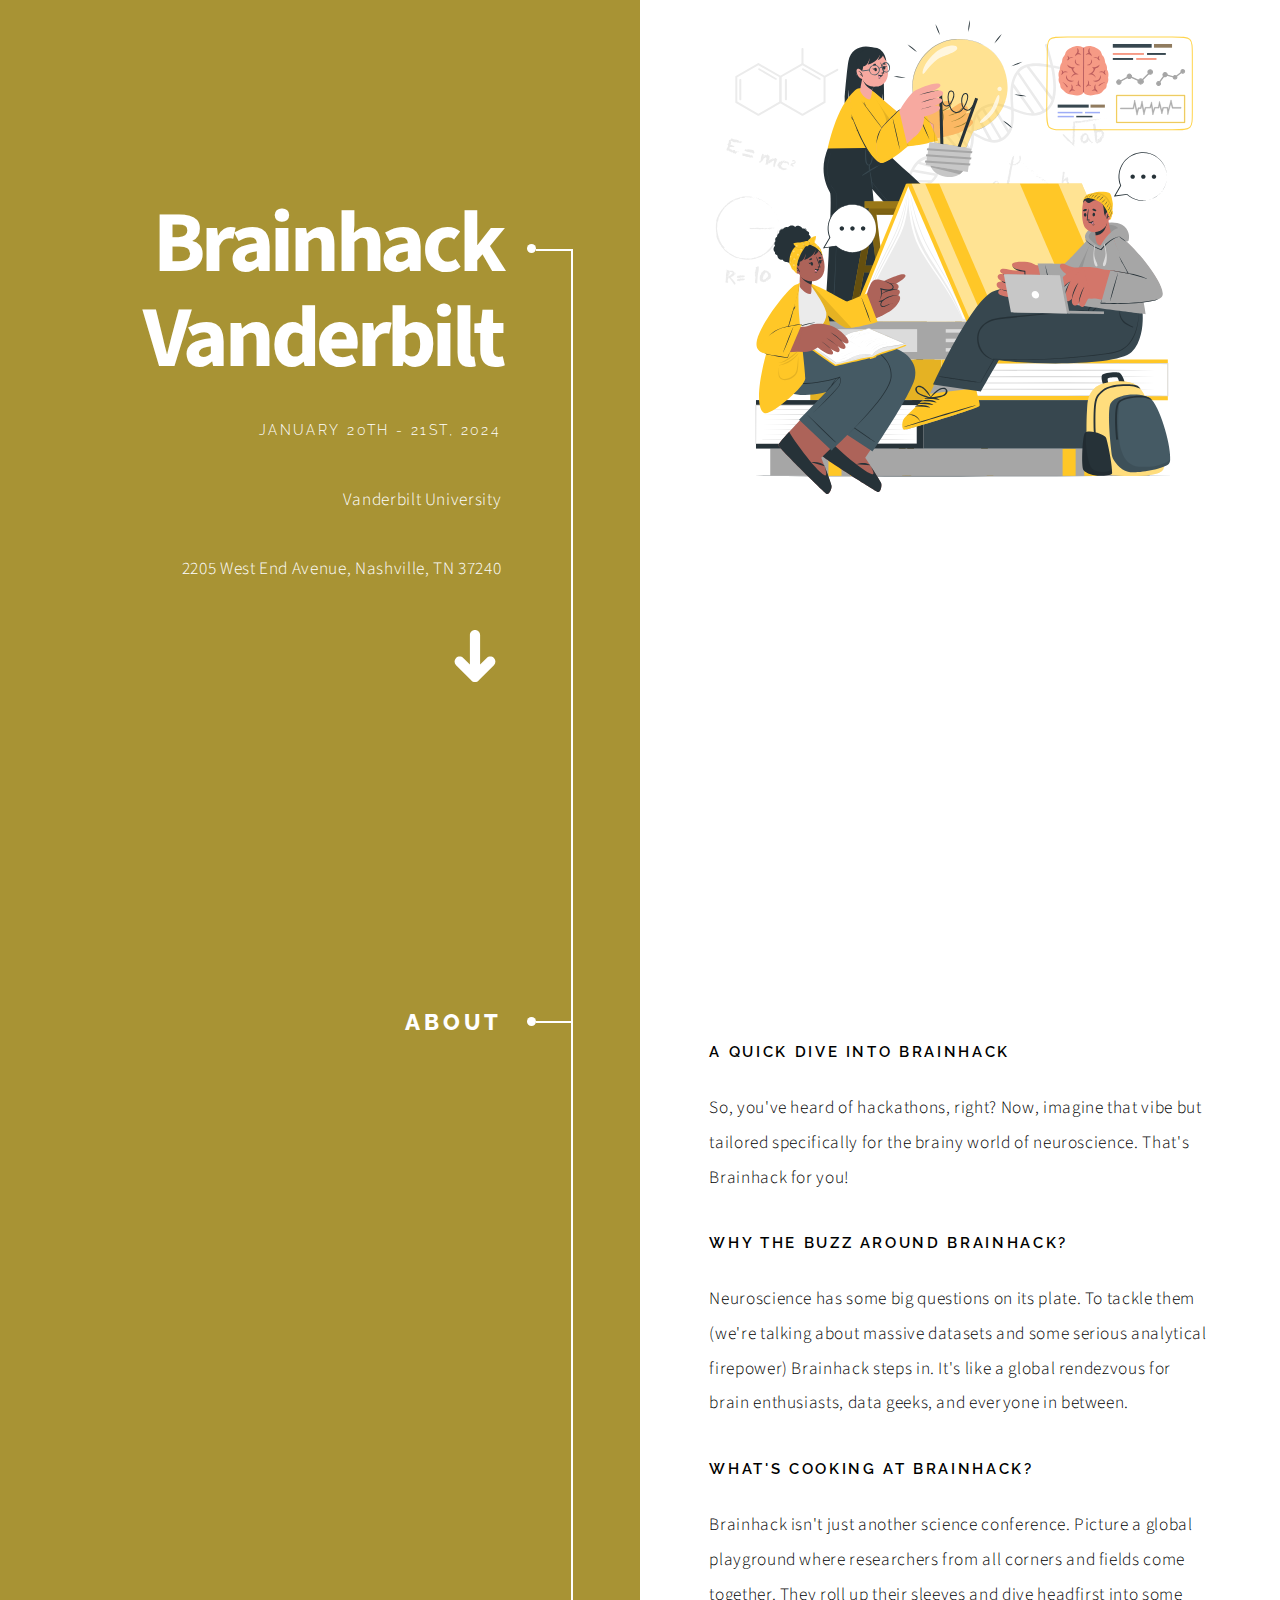
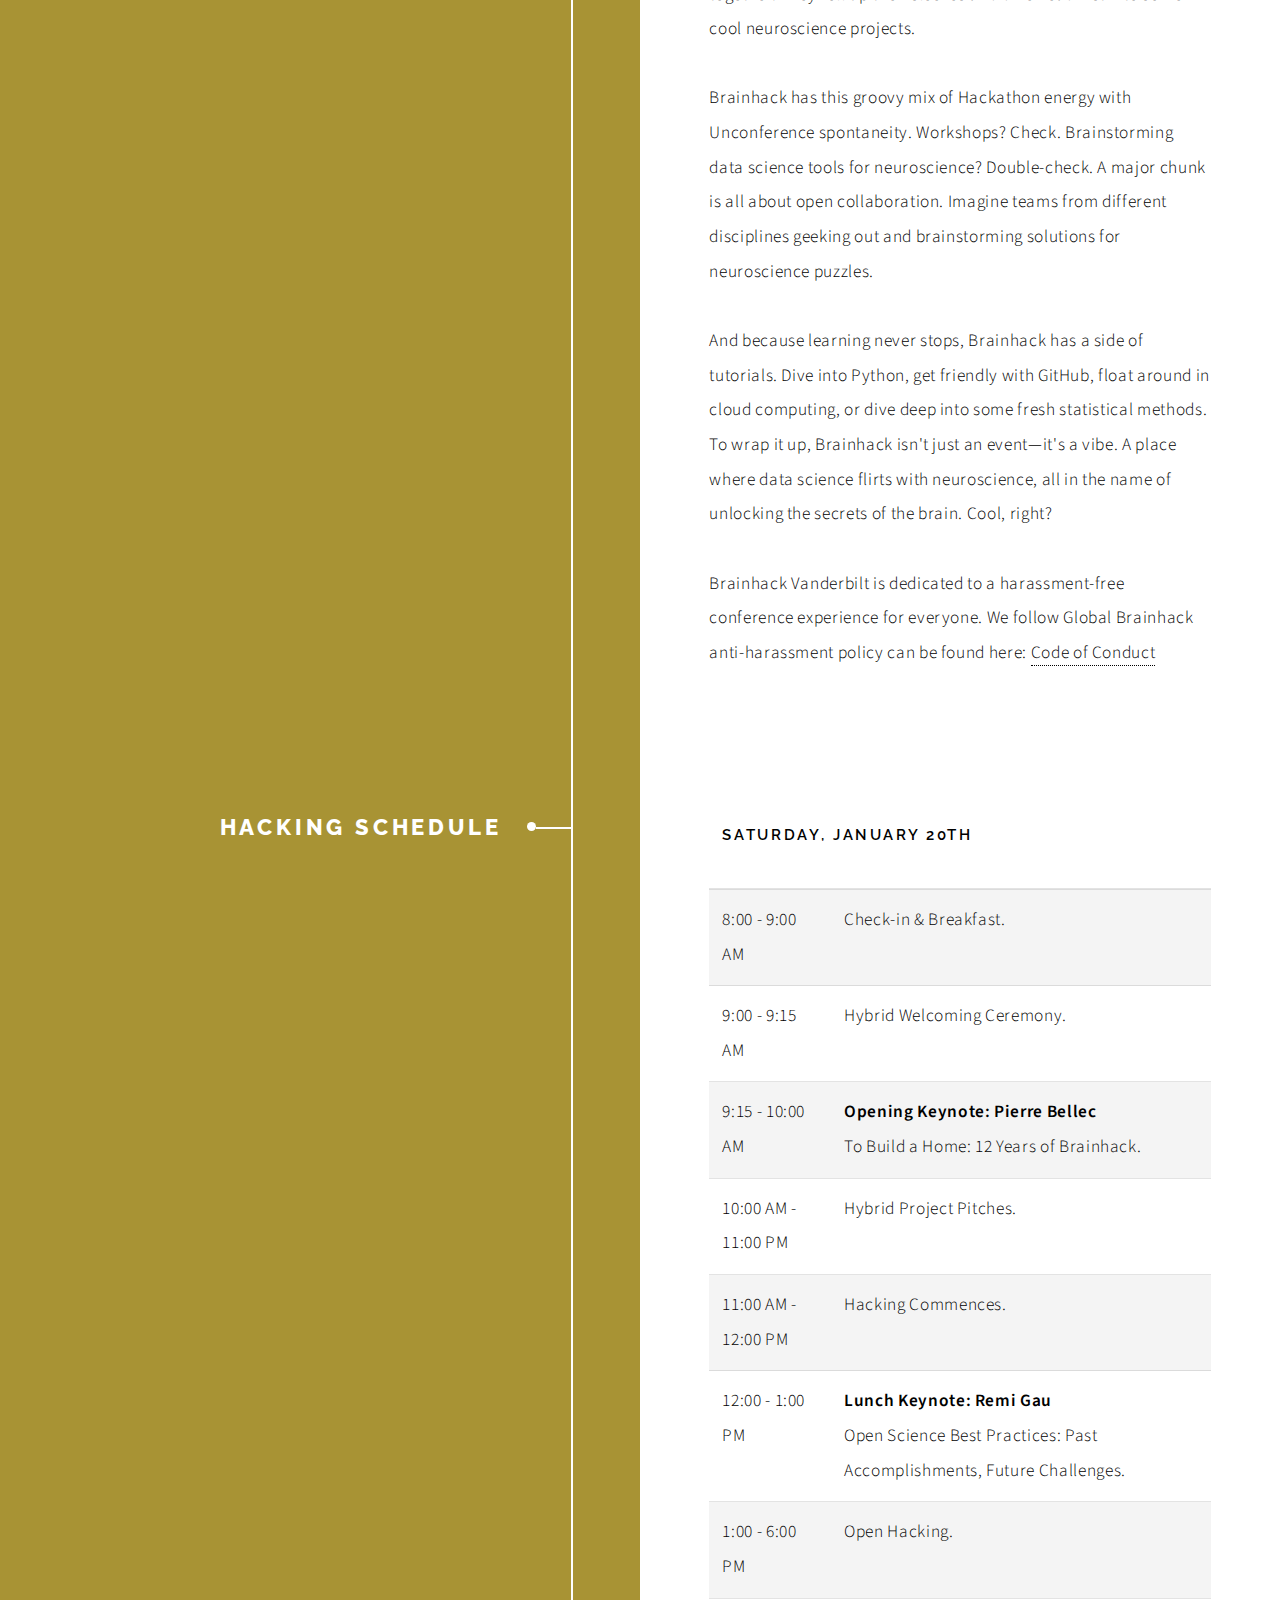
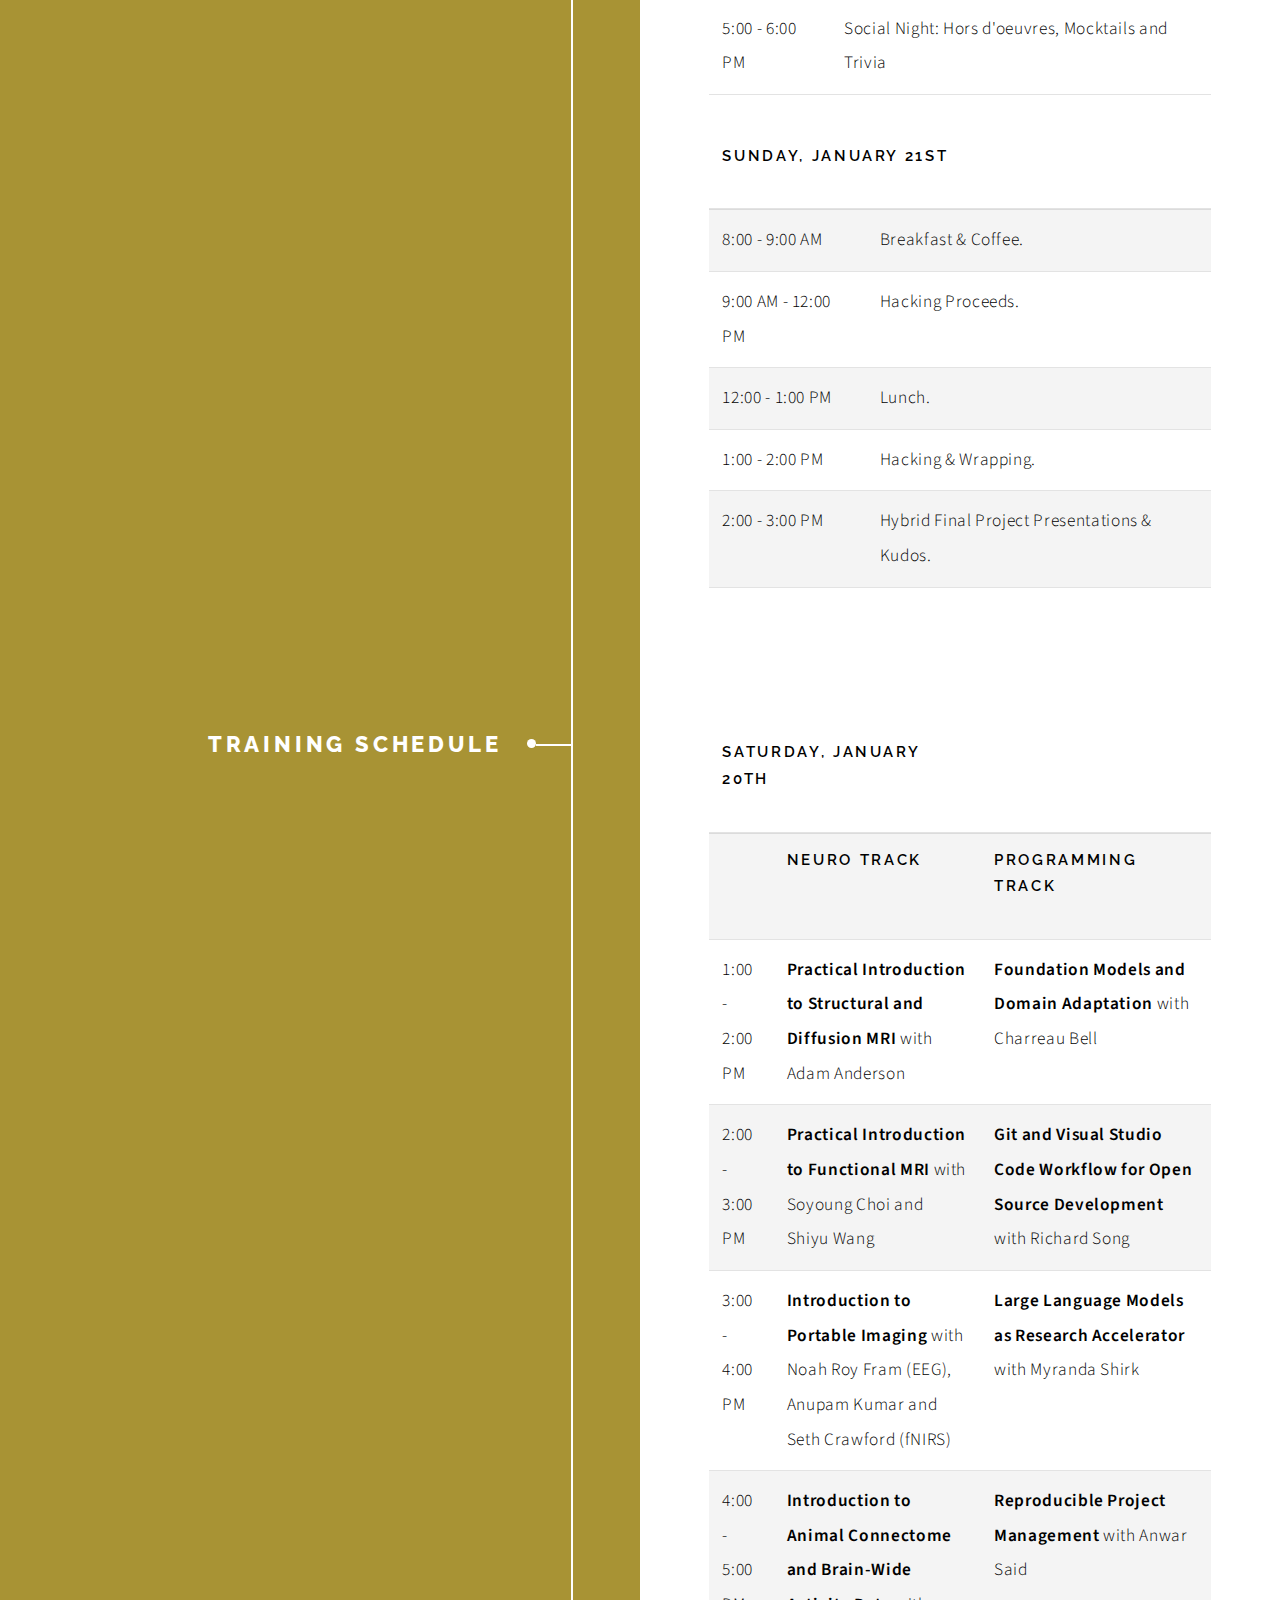
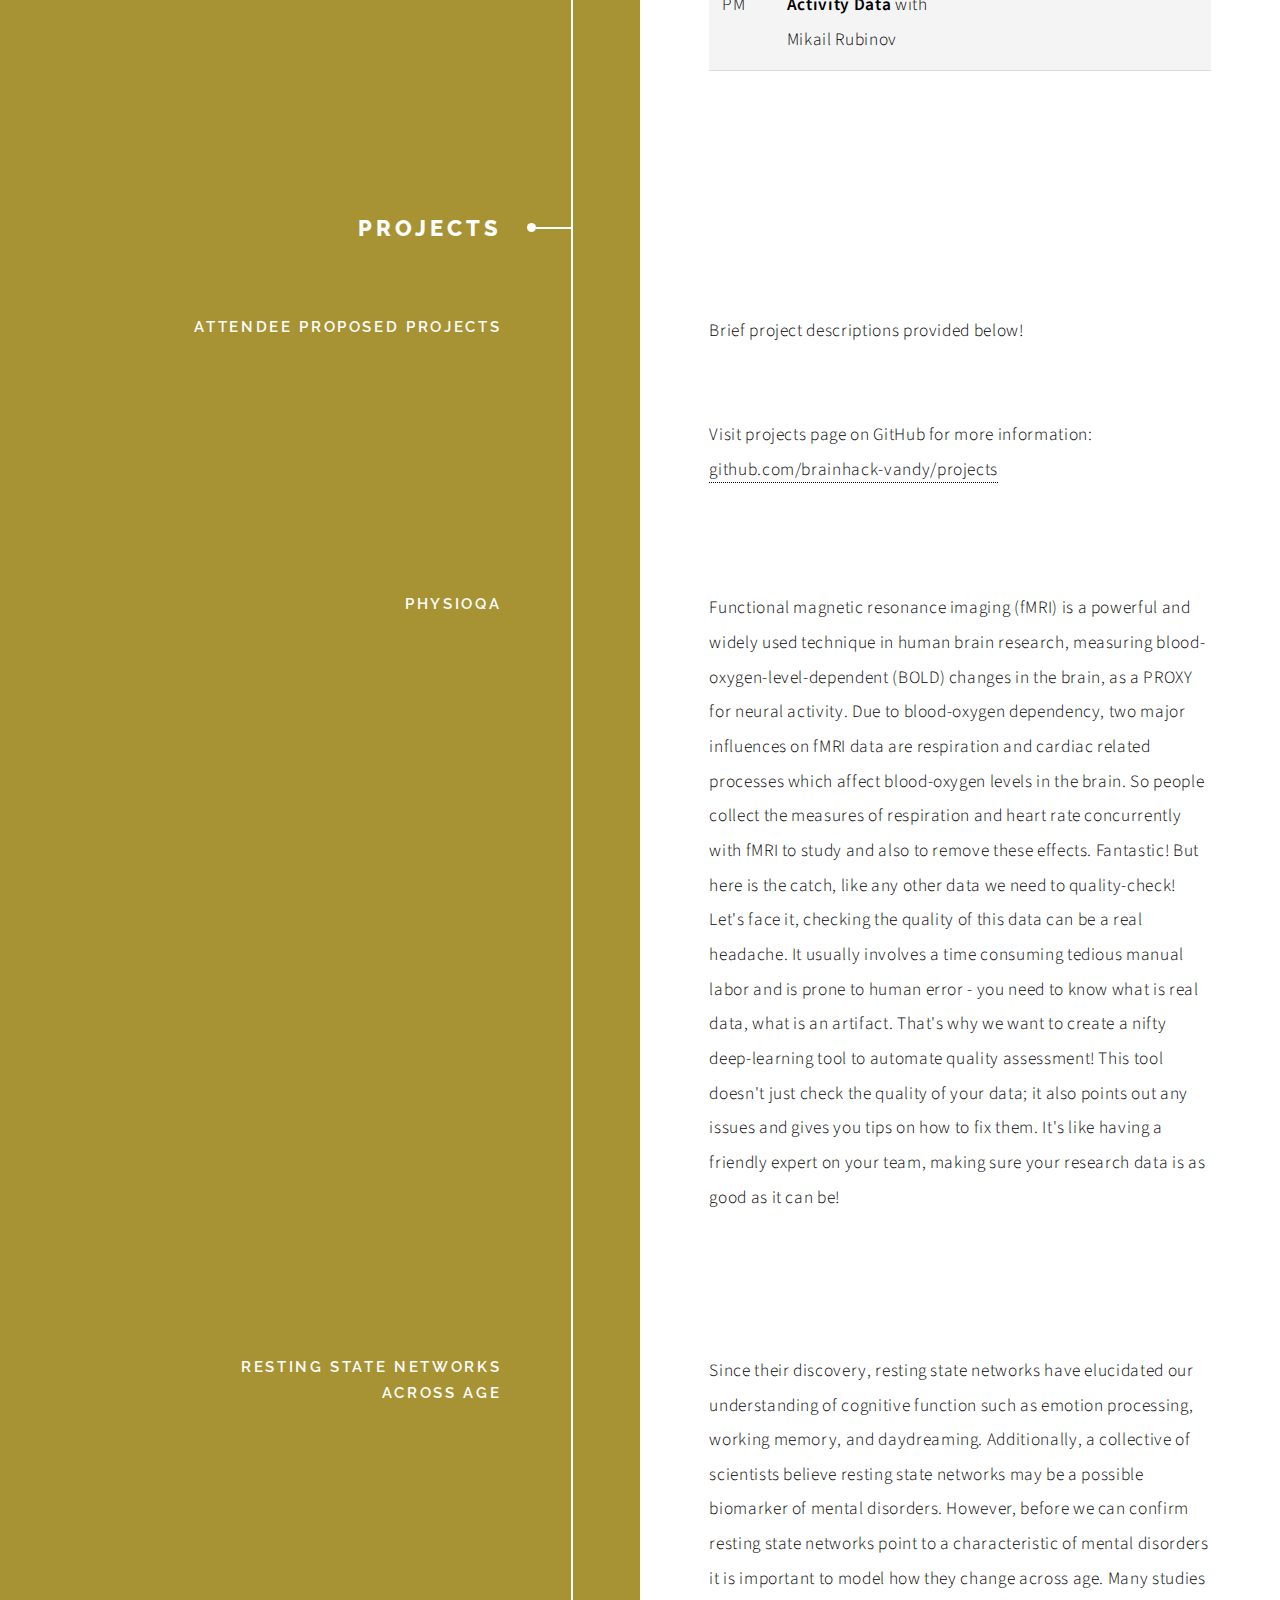
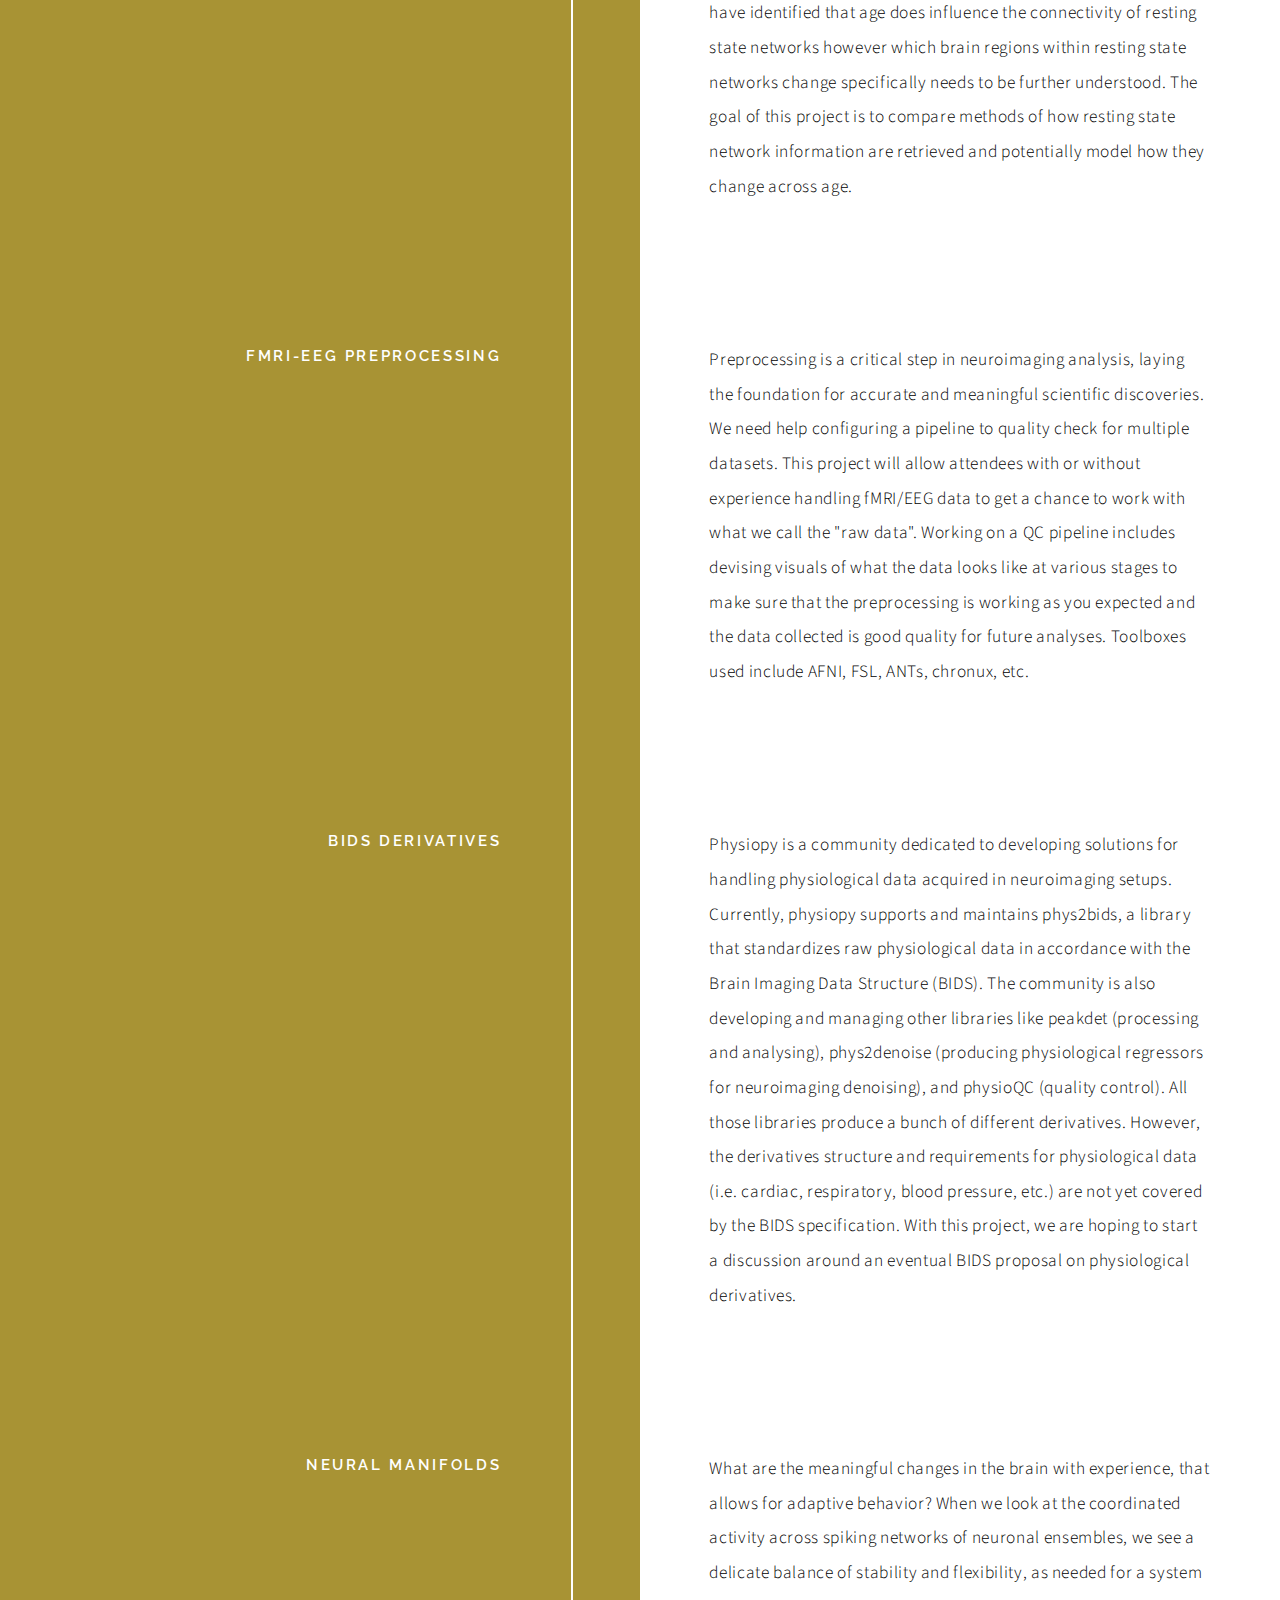
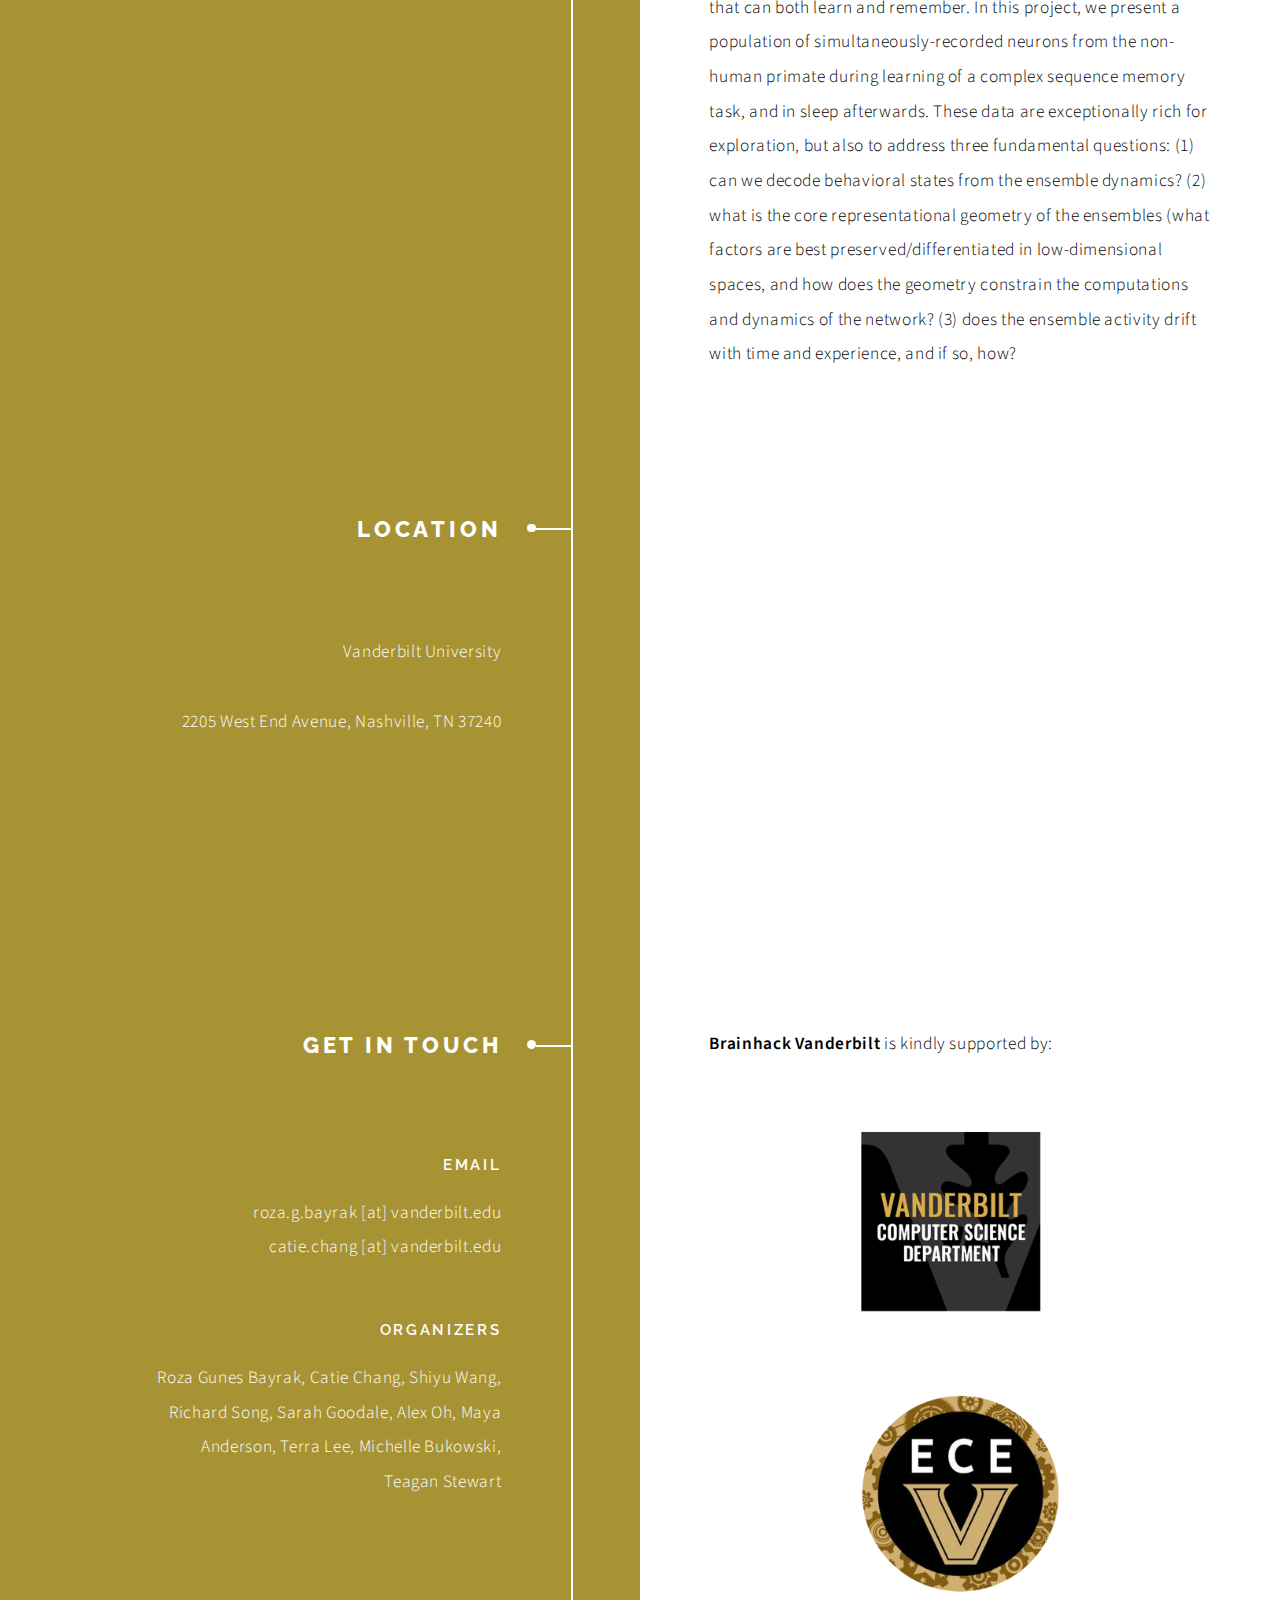
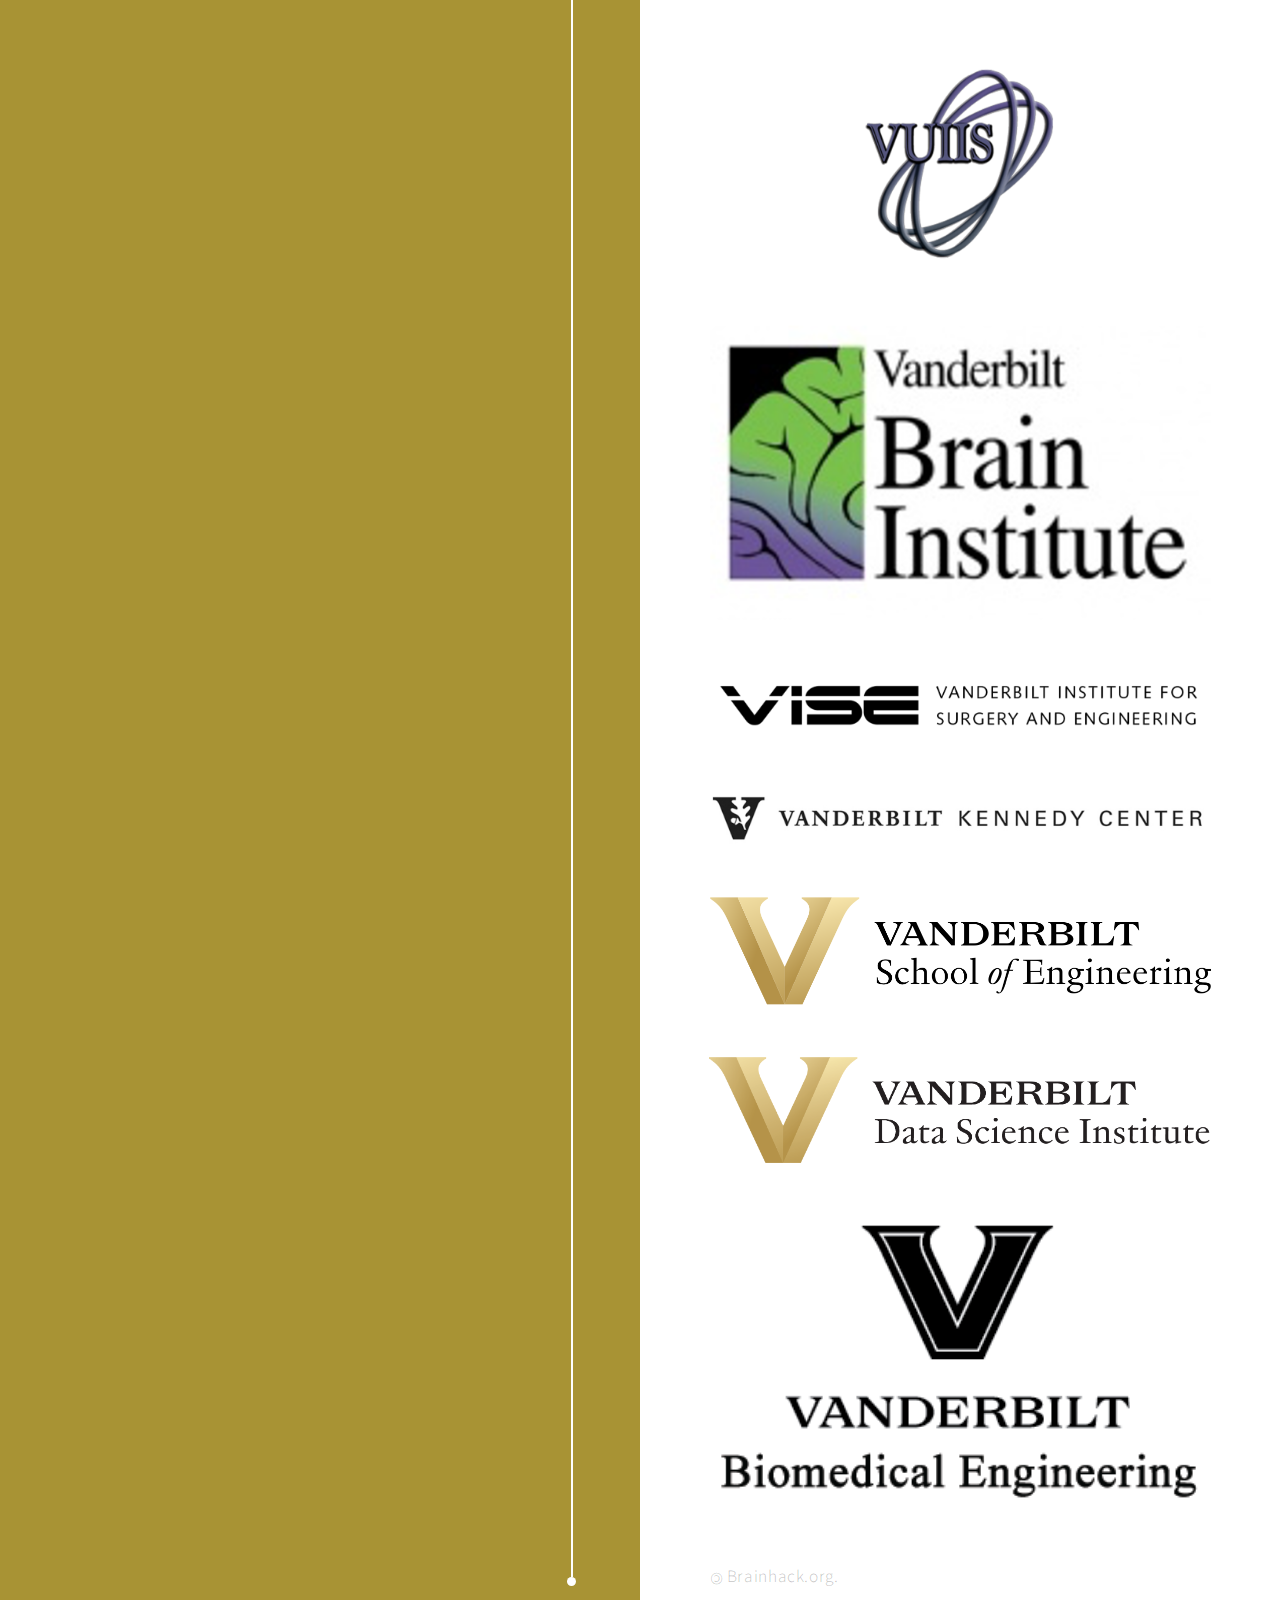
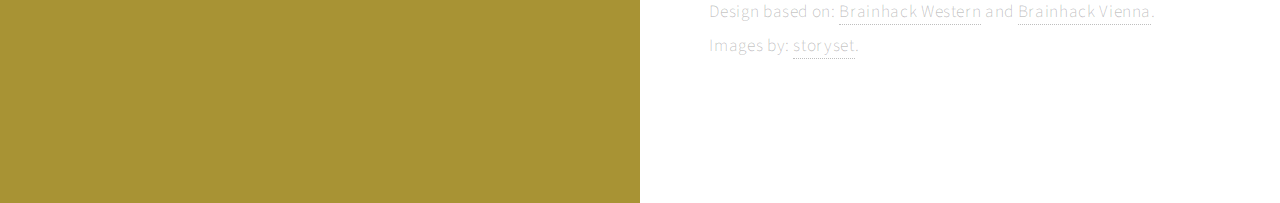
<file: index.html>
<!DOCTYPE HTML>
<html>

<head>
    <title>Brainhack Vanderbilt</title>
    <meta charset="utf-8" />
    <meta name="viewport" content="width=device-width, initial-scale=1, user-scalable=no" />
    <meta name="description" content="" />
    <meta name="keywords" content="" />
    <link rel="stylesheet" href="assets/css/index.css" />
</head>

<!--
3. speakers
-->

<body class="is-preload">

    <!-- Wrapper -->
    <div id="wrapper">

        <section class="intro">
            <header>
                <h1>Brainhack Vanderbilt</h1>
                <p>January 20th - 21st, 2024</p>
                <p>Vanderbilt University</p><p>2205 West End Avenue, Nashville, TN 37240</p>
                <ul class="actions">
                    <li><a href="#registration" class="arrow scrolly"><span class="label">Next</span></a></li>
                </ul>
            </header>
            <div class="content">
                <span class="image main">
                    <img src="assets/images/gallery/fulls/main.svg" alt="">
                </span>
            </div>  
        </section>

        <section>
            <header>
                <h2>About</h2>
            </header>
            <div class="content">
                <p>
                    <h3>A Quick Dive into Brainhack</h3>
                    So, you've heard of hackathons, right? Now, imagine that vibe but tailored specifically for the brainy world of neuroscience. That's Brainhack for you!
                </p>
                <p>
                    <h3>Why the Buzz Around Brainhack?</h3>
                    Neuroscience has some big questions on its plate. To tackle them (we're talking about massive datasets and some serious analytical firepower) Brainhack steps in. It's like a global rendezvous for brain enthusiasts, data geeks, and everyone in between.
                </p>
                <p>
                    <h3>What's Cooking at Brainhack?</h3>
                    Brainhack isn't just another science conference. Picture a global playground where researchers from all corners and fields come together. They roll up their sleeves and dive headfirst into some cool neuroscience projects. 
                </p>
                <p>
                    Brainhack has this groovy mix of Hackathon energy with Unconference spontaneity. Workshops? Check. Brainstorming data science tools for neuroscience? Double-check. A major chunk is all about open collaboration. Imagine teams from different disciplines geeking out and brainstorming solutions for neuroscience puzzles.
                </p>
                    And because learning never stops, Brainhack has a side of tutorials. Dive into Python, get friendly with GitHub, float around in cloud computing, or dive deep into some fresh statistical methods.
                    To wrap it up, Brainhack isn't just an event—it's a vibe. A place where data science flirts with neuroscience, all in the name of unlocking the secrets of the brain. Cool, right?
                </p>
                <p>
                    Brainhack Vanderbilt is dedicated to a harassment-free conference experience for everyone. We follow Global Brainhack anti-harassment policy can be found here:
                    <a href="http://www.brainhack.org/code-of-conduct.html">Code of Conduct</a>
                </p>
            </div>
        </section>
        
        <section id="schedule">
            <header>
                <h2>Hacking Schedule</h2>
            </header>
            <div class="content">

                <div class="table-wrapper">
                    <table>
                        <thead>
                            <tr>
                                <th colspan="2"><h3>Saturday, January 20th</h3></th>
                            </tr>
                        </thead>
                        <tbody>
                            <tr>
                                <td>8:00 - 9:00 AM</td>
                                <td>Check-in & Breakfast.</td>
                            </tr>
                            <tr>
                                <td>9:00 - 9:15 AM</td>
                                <td>Hybrid Welcoming Ceremony.</td>
                            </tr>
                            <tr>
                                <td>9:15 - 10:00 AM</td>
                                <td><strong>Opening Keynote: Pierre Bellec</strong><br>To Build a Home: 12 Years of Brainhack.</td>
                            </tr>
                            <tr>
                                <td>10:00 AM - 11:00 PM</td>
                                <td>Hybrid Project Pitches.</td>
                            </tr>
                            <tr>
                                <td>11:00 AM - 12:00 PM</td>
                                <td>Hacking Commences.</td>
                            </tr>
                            <tr>
                                <td>12:00 - 1:00 PM</td>
                                <td><strong>Lunch Keynote: Remi Gau</strong><br>Open Science Best Practices: Past Accomplishments, Future Challenges. 
                                </td>
                            </tr>
                            <tr>
                                <td>1:00 - 6:00 PM</td>
                                <td>Open Hacking.</td>
                            </tr>
                            <tr>
                                <td>5:00 - 6:00 PM</td>
                                <td>Social Night: Hors d'oeuvres, Mocktails and Trivia</td>
                            </tr>
                        </tbody>
                    </table>
                </div>
                
                <div class="table-wrapper">
                    <table>
                        <thead>
                            <tr>
                                <th colspan="2"><h3>Sunday, January 21st</h3></th>
                            </tr>
                        </thead>
                        <tbody>
                            <tr>
                                <td>8:00 - 9:00 AM</td>
                                <td>Breakfast & Coffee.</td>
                            </tr>
                            <tr>
                                <td>9:00 AM - 12:00 PM</td>
                                <td>Hacking Proceeds.</td>
                            </tr>
                            <tr>
                                <td>12:00 - 1:00 PM</td>
                                <td>Lunch.</td>
                            </tr>
                            <tr>
                                <td>1:00 - 2:00 PM</td>
                                <td>Hacking & Wrapping.</td>
                            </tr>
                            <tr>
                                <td>2:00 - 3:00 PM</td>
                                <td>Hybrid Final Project Presentations & Kudos.</td>
                            </tr>
                        </tbody>
                    </table>
                </div>
            </div>
        </section>

        <section id="schedule">
            <header>
                <h2>Training Schedule</h2>
            </header>
            <div class="content">
                <div class="table-wrapper">
                    <table>
                        <thead>
                            <tr>
                                <th colspan="2"><h3>Saturday, January 20th</h3></th>
                            </tr>
                        </thead>
                        <tbody>
                            <tr>
                                <th></th>
                                <th><h3>Neuro Track</h3></th>
                                <th><h3>Programming Track</h3></th>
                            </tr>
                            <tr>
                                <td>1:00 - 2:00 PM</td>
                                <td><strong>Practical Introduction to Structural and Diffusion MRI</strong> with Adam Anderson</td>
                                <td><strong>Foundation Models and Domain Adaptation</strong> with Charreau Bell</td>
                            </tr>
                            <tr>    
                                <td>2:00 - 3:00 PM</td>
                                <td><strong>Practical Introduction to Functional MRI</strong> with Soyoung Choi and Shiyu Wang</td>
                                <td><strong>Git and Visual Studio Code Workflow for Open Source Development</strong> with Richard Song</td>
                            </tr>
                            <tr>
                                <td>3:00 - 4:00 PM</td>
                                <td><strong>Introduction to Portable Imaging</strong> with Noah Roy Fram (EEG), Anupam Kumar and Seth Crawford (fNIRS) </td>
                                <td><strong>Large Language Models as Research Accelerator</strong> with Myranda Shirk</td>
                            </tr>
                            <tr>
                                <td>4:00 - 5:00 PM</td>
                                <td><strong>Introduction to Animal Connectome and Brain-Wide Activity Data</strong> with Mikail Rubinov</td>
                                <td><strong>Reproducible Project Management</strong> with Anwar Said</td>
                            </tr>
                        </tbody>
                    </table>
                </div>
            </div>
        </section>

        <!-- <section id="registration">
            <header>
                <h2>Registration</h2>
            </header>
            <div class="content">
                <a href="https://forms.gle/UiA9x1reWJpEpHQK9">REGISTER HERE!</a>
            </div>
        </section> -->

        <section>
            <header>
                <h2>Projects</h2>
            </header>
            <div class="content">
                <section>
                    <header>
                        <h3>Attendee Proposed Projects</h3>
                    </header>
                    <div class="content">
                        <p>Brief project descriptions provided below!</p>
                        <br>Visit projects page on GitHub for more information: </br>
                        <a href="http://github.com/brainhack-vandy/projects">github.com/brainhack-vandy/projects</a>
                    </div>   
                </section>
                
                <!-- <section>
                    <header>
                        <h3>Project Ideas</h3>
                    </header>
                    <div class="content">
                        <p>
                            Dive into the exciting world of open hacking projects – your go-to playground for all things research and collaboration! 
                            Picture this: you're knee-deep in medical images, scratching your head over what they reveal. Fear not! A savvy 
                            clinician is ready to jump in, turning those baffling images into a treasure trove of insights. And hey, 
                            if your project screams for some eye-popping visuals, we've got you covered. A Python wizard is just around the corner, 
                            eager to take your data on a wild ride, morphing it into dazzling, informative graphics that'll make your project pop! 
                            
                            So, whether you're looking to solve the mysteries of your current research or kickstart a fun, 
                            collaborative venture, our open hacking projects are your ticket to an adventure in innovation and creativity. 
                            Come on in, the water's fine! 🌊👩‍💻🎨
                        </p>
                    </div>                    
                </section> -->
                <section>
                    <header>
                        <h3>PhysioQA</h3>
                    </header>
                    <div class="content">
                        <p>
                            Functional magnetic resonance imaging (fMRI) is a powerful and widely used technique in human brain research, 
                            measuring blood-oxygen-level-dependent (BOLD) changes in the brain, as a PROXY for neural activity. Due to 
                            blood-oxygen dependency, two major influences on fMRI data are respiration and cardiac related processes which 
                            affect blood-oxygen levels in the brain. So people collect the measures of respiration and heart rate concurrently 
                            with fMRI to study and also to remove these effects. Fantastic! But here is the catch, like any other data we 
                            need to quality-check! Let's face it, checking the quality of this data can be a real headache. It usually 
                            involves a time consuming tedious manual labor and is prone to human error - you need to know what is real 
                            data, what is an artifact. That's why we want to create a nifty deep-learning tool to automate quality 
                            assessment! This tool doesn't just check the quality of your data; it also points out any issues and gives 
                            you tips on how to fix them. It's like having a friendly expert on your team, making sure your research data 
                            is as good as it can be!
                        </p>
                    </div>                    
                </section>
                <section>
                    <header>
                        <h3>Resting State Networks Across Age</h3>
                    </header>
                    <div class="content">
                            <p>
                                Since their discovery, resting state networks have elucidated our understanding of cognitive function such as 
                                emotion processing, working memory, and daydreaming. Additionally, a collective of scientists believe resting 
                                state networks may be a possible biomarker of mental disorders. However, before we can confirm resting state 
                                networks point to a characteristic of mental disorders it is important to model how they change across age. 
                                Many studies have identified that age does influence the connectivity of resting state networks however which 
                                brain regions within resting state networks change specifically needs to be further understood. The goal of this 
                                project is to compare methods of how resting state network information are retrieved and potentially model how 
                                they change across age.
                            </p>
                        </p>        
                    </div>                    
                </section>
                <section>
                    <header>
                        <h3>fMRI-EEG Preprocessing</h3>
                    </header>
                    <div class="content">
                        <p>
                            Preprocessing is a critical step in neuroimaging analysis, laying the foundation for accurate and meaningful scientific discoveries. 
                            We need help configuring a pipeline to quality check for multiple datasets. This project will allow attendees with or without 
                            experience handling fMRI/EEG data to get a chance to work with what we call the "raw data". Working on a QC pipeline includes 
                            devising visuals of what the data looks like at various stages to make sure that the preprocessing is working as you expected 
                            and the data collected is good quality for future analyses. Toolboxes used include AFNI, FSL, ANTs, chronux, etc. 
                        </p>
                    </div>                    
                </section>
                <section>
                    <header>
                        <h3>BIDS derivatives</h3>
                    </header>
                    <div class="content">
                        <p>
                            Physiopy is a community dedicated to developing solutions for handling physiological data acquired in neuroimaging setups. 
                            Currently, physiopy supports and maintains phys2bids, a library that standardizes raw physiological data in accordance with 
                            the Brain Imaging Data Structure (BIDS). The community is also developing and managing other libraries like peakdet (processing 
                            and analysing), phys2denoise (producing physiological regressors for neuroimaging denoising), and physioQC (quality control). 
                            All those libraries produce a bunch of different derivatives. However, the derivatives structure and requirements for physiological 
                            data (i.e. cardiac, respiratory, blood pressure, etc.) are not yet covered by the BIDS specification. With this project, we 
                            are hoping to start a discussion around an eventual BIDS proposal on physiological derivatives.
                        </p>
                    </div>                    
                </section>
                <section>
                    <header>
                        <h3>Neural Manifolds</h3>
                    </header>
                    <div class="content">
                        <p>
                            What are the meaningful changes in the brain with experience, that allows for adaptive behavior? When we look at the coordinated activity across spiking networks of neuronal ensembles, we see a delicate balance of stability and flexibility, as needed for a system that can both learn and remember. In this project, we present a population of simultaneously-recorded neurons from the non-human primate during learning of a complex sequence memory task, and in sleep afterwards.
                            These data are exceptionally rich for exploration, but also to address three fundamental questions:
                            (1) can we decode behavioral states from the ensemble dynamics?
                            (2) what is the core representational geometry of the ensembles (what factors are best preserved/differentiated in low-dimensional spaces, and how does the geometry constrain the computations and dynamics of the network?
                            (3) does the ensemble activity drift with time and experience, and if so, how?
                        </p>
                    </div>                    
                </section>
                <!-- <section>
                    <header>
                        <h3>Pitch Your Project</h3>
                    </header>        
                    <div class="content">
                        <p>
                            Your project can be anything you want, with just two general guidelines:
                            <p>(1) should be broadly neuroscience related.</p>
                            <p>(2) should contribute to open science.</p>
                        </p>
                        <p>
                            <a href="https://forms.gle/NPWfVbmDPNjQEZ468" target="_blank">SUBMIT A PROJECT!</a>
                        </p>
                    </div>
                </section> -->
            </div>
        </section>

        <section>
            <header>
                <h2>Location</h2>
                <p>Vanderbilt University</p><p>2205 West End Avenue, Nashville, TN 37240</p>
            </header>
            <div class="content" style="padding: 0">
                <iframe
                    width="100%" height="400" style="border:0" loading="lazy" allowfullscreen=""
                    src="https://www.google.com/maps/embed?pb=!1m18!1m12!1m3!1d3221.7647765102442!2d-86.8033593!3d36.1479402!2m3!1f0!2f0!3f0!3m2!1i1024!2i768!4f13.1!3m3!1m2!1s0x886466bdc9353ebd%3A0xed8cb21c50dcfb63!2s2205%20West%20End%20Ave%2C%20Nashville%2C%20TN%2037240!5e0!3m2!1sen!2sus!4v1701899453515!5m2!1sen!2sus" width="600" height="450" style="border:0;" allowfullscreen="" loading="lazy" referrerpolicy="no-referrer-when-downgrade"></iframe>
            </div>
        </section>

        <section>
            <header>
                <h2>Get in touch</h2>
                <ul class="items">
                    <li>
                        <h3>Email</h3>
                        <ul>
                            <li>roza.g.bayrak [at] vanderbilt.edu</li>
                            <li>catie.chang [at] vanderbilt.edu</li>
                        </ul>
                    </li>
                    <li>
                        <h3>Organizers</h3>
                        <ul>
                            Roza Gunes Bayrak, Catie Chang, Shiyu Wang, Richard Song, Sarah Goodale, Alex Oh, Maya Anderson, Terra Lee, Michelle Bukowski, Teagan Stewart
                        </ul>
                    </li>
                </ul>
            </header>
            <div class="content">
                <p><strong>Brainhack Vanderbilt</strong> is kindly supported by:</p>
                    <a class="image main" href="https://engineering.vanderbilt.edu/cs" target="_blank"><img src="assets/images/gallery/cs.png" alt="" /></a>
                    <a class="image main" href="https://engineering.vanderbilt.edu/ece" target="_blank"><img src="assets/images/gallery/ece.png" alt="" /></a>
                    <a class="image main" href="https://www.vumc.org/vuiis/welcome" target="_blank"><img src="assets/images/gallery/vuiis.png" alt="" /></a>
                    <a class="image main" href="https://medschool.vanderbilt.edu/brain-institute" target="_blank"><img src="assets/images/gallery/vbi.png" alt="" /></a>
                    <a class="image main" href="https://www.vanderbilt.edu/vise" target="_blank"><img src="assets/images/gallery/vise.png" alt="" /></a>
                    <a class="image main" href="https://vkc.vumc.org/vkc" target="_blank"><img src="assets/images/gallery/vkc.png" alt="" /></a>
                    <a class="image main" href="https://engineering.vanderbilt.edu" target="_blank"><img src="assets/images/gallery/vuse.png" alt="" /></a>
                    <a class="image main" href="https://www.vanderbilt.edu/datascience" target="_blank"><img src="assets/images/gallery/dsi.png" alt="" /></a>
                    <a class="image main" href="https://engineering.vanderbilt.edu/bme/" target="_blank"><img src="assets/images/gallery/bme.png" alt="" /></a>
            </div>
        </section>

        <footer>
            <!-- Copyright -->
            <div class="copyright"><span class="copyleft">&copy;</span> Brainhack.org. <br> Design based on: <a
                    href="https://brainhackwestern.github.io/">Brainhack Western</a> and <a href="https://brainhack-vienna.github.io/">Brainhack
                    Vienna</a>. Images by: <a href="https://storyset.com/">storyset</a>.</div>
        </footer>
    </div>

    <!-- Scripts -->
    <script src="assets/js/jquery.min.js"></script>
    <script src="assets/js/jquery.scrolly.min.js"></script>
    <script src="assets/js/browser.min.js"></script>
    <script src="assets/js/breakpoints.min.js"></script>
    <script src="assets/js/util.js"></script>
    <script src="assets/js/main.js"></script>

</body>

</html>
</file>
<file: assets/css/index.css>
@charset "UTF-8";
@import 'fontawesome-all.min.css';
@import url("https://fonts.googleapis.com/css?family=Source+Sans+Pro:300,600,700,300i,600i,700i|Raleway:600,800");
/*
	Paradigm Shift by HTML5 UP
	html5up.net | @ajlkn
	Free for personal and commercial use under the CCA 3.0 license (html5up.net/license)
*/
html, body, div, span, applet, object,
iframe, h1, h2, h3, h4, h5, h6, p, blockquote,
pre, a, abbr, acronym, address, big, cite,
code, del, dfn, em, img, ins, kbd, q, s, samp,
small, strike, strong, sub, sup, tt, var, b,
u, i, center, dl, dt, dd, ol, ul, li, fieldset,
form, label, legend, table, caption, tbody,
tfoot, thead, tr, th, td, article, aside,
canvas, details, embed, figure, figcaption,
footer, header, hgroup, menu, nav, output, ruby,
section, summary, time, mark, audio, video {
  margin: 0;
  padding: 0;
  border: 0;
  font-size: 100%;
  font: inherit;
  vertical-align: baseline;
}

article, aside, details, figcaption, figure,
footer, header, hgroup, menu, nav, section {
  display: block;
}

body {
  line-height: 1;
}

ol, ul {
  list-style: none;
}

blockquote, q {
  quotes: none;
}
blockquote:before, blockquote:after, q:before, q:after {
  content: "";
  content: none;
}

table {
  border-collapse: collapse;
  border-spacing: 0;
}

body {
  -webkit-text-size-adjust: none;
}

mark {
  background-color: transparent;
  color: inherit;
}

input::-moz-focus-inner {
  border: 0;
  padding: 0;
}

input, select, textarea {
  -moz-appearance: none;
  -webkit-appearance: none;
  -ms-appearance: none;
  appearance: none;
}

/* Basic */
@-ms-viewport {
  width: device-width;
}
body {
  -ms-overflow-style: scrollbar;
}

@media screen and (max-width: 480px) {
  html, body {
    min-width: 320px;
  }
}
html {
  box-sizing: border-box;
}

*, *:before, *:after {
  box-sizing: inherit;
}

html {
  overflow-x: hidden;
}

body {
  background: #ffffff;
  overflow-x: hidden;
}
body.is-preload *, body.is-preload *:before, body.is-preload *:after {
  -moz-animation: none !important;
  -webkit-animation: none !important;
  -ms-animation: none !important;
  animation: none !important;
  -moz-transition: none !important;
  -webkit-transition: none !important;
  -ms-transition: none !important;
  transition: none !important;
}

/* Typography */
html {
  font-size: 18pt;
}
@media screen and (max-width: 1920px) {
  html {
    font-size: 13pt;
  }
}
@media screen and (max-width: 1152px) {
  html {
    font-size: 14pt;
  }
}
@media screen and (max-width: 736px) {
  html {
    font-size: 12pt;
  }
}
@media screen and (max-width: 480px) {
  html {
    font-size: 11pt;
  }
}

body {
  background-color: #ffffff;
  color: #000000;
}

body, input, select, textarea {
  color: #000000;
  font-family: "Source Sans Pro", Helvetica, sans-serif;
  font-size: 1rem;
  font-weight: 300;
  letter-spacing: 0.0375em;
  line-height: 2;
}

a {
  -moz-transition: border-bottom-color 0.25s ease-in-out;
  -webkit-transition: border-bottom-color 0.25s ease-in-out;
  -ms-transition: border-bottom-color 0.25s ease-in-out;
  transition: border-bottom-color 0.25s ease-in-out;
  text-decoration: none;
  color: inherit;
  border-bottom: dotted 1px;
}
a:hover {
  text-decoration: none;
  color: inherit;
  border-bottom-color: transparent;
}

strong, b {
  font-weight: 600;
  color: #000000;
}

em, i {
  font-style: italic;
}

p {
  margin: 0 0 2rem 0;
}

h1, h2, h3, h4, h5, h6 {
  font-family: "Raleway", Helvetica, sans-serif;
  font-weight: 600;
  letter-spacing: 0.175em;
  line-height: 1.75;
  margin: 0 0 1.5rem 0;
  text-transform: uppercase;
}
h1 a, h2 a, h3 a, h4 a, h5 a, h6 a {
  color: inherit;
  text-decoration: none;
}

h1 {
  font-family: "Source Sans Pro", Helvetica, sans-serif;
  font-size: 5rem;
  font-weight: 700;
  letter-spacing: -0.05em;
  line-height: 1.1;
  margin: 0 0 1.5rem 0;
  text-transform: none;
}

h2 {
  font-size: 1.25rem;
  font-weight: 800;
  margin: 0 0 2rem 0;
}

h3 {
  font-size: 0.875rem;
}

h4 {
  font-size: 0.875rem;
}

h5 {
  font-size: 0.75rem;
}

h6 {
  font-size: 0.625rem;
}

@media screen and (max-width: 736px) {
  h1 {
    font-size: 4.5rem;
    line-height: 1.1;
  }

  h2 {
    font-size: 1.25rem;
    line-height: 1.7;
  }

  h3 {
    font-size: 0.9rem;
  }

  h4 {
    font-size: 0.75rem;
  }

  h5 {
    font-size: 0.675rem;
  }
}
@media screen and (max-width: 360px) {
  h1 {
    font-size: 3.75rem;
  }

  h2 {
    font-size: 1.125rem;
  }

  h3 {
    font-size: 0.8rem;
  }

  h4 {
    font-size: 0.675rem;
  }

  h5 {
    font-size: 0.675rem;
  }
}
sub {
  font-size: 0.8rem;
  position: relative;
  top: 0.5rem;
}

sup {
  font-size: 0.8rem;
  position: relative;
  top: -0.5rem;
}

blockquote {
  border-left: solid 0.5rem rgba(144, 144, 144, 0.25);
  font-style: italic;
  margin: 0 0 2rem 0;
  padding: 1rem 0 1rem 2rem;
}

code {
  background: rgba(144, 144, 144, 0.1);
  border-radius: 0.325rem;
  font-family: "Courier New", monospace;
  font-size: 0.9rem;
  margin: 0 0.25rem;
  padding: 0.25rem 0.65rem;
}

pre {
  -webkit-overflow-scrolling: touch;
  font-family: "Courier New", monospace;
  font-size: 0.9rem;
  margin: 0 0 2rem 0;
  width: 100%;
}
pre code {
  display: block;
  line-height: 1.75;
  padding: 1rem 1.5rem;
  overflow-x: auto;
}

hr {
  border: 0;
  border-bottom: solid 2px rgba(144, 144, 144, 0.25);
  margin: 3rem 0;
}
hr.major {
  margin: 5rem 0;
}
@media screen and (max-width: 736px) {
  hr.major {
    margin: 3rem 0;
  }
}

/* Row */
.row {
  display: flex;
  flex-wrap: wrap;
  box-sizing: border-box;
  align-items: stretch;
}
.row > * {
  box-sizing: border-box;
}
.row.gtr-uniform > * > :last-child {
  margin-bottom: 0;
}
.row.aln-left {
  justify-content: flex-start;
}
.row.aln-center {
  justify-content: center;
}
.row.aln-right {
  justify-content: flex-end;
}
.row.aln-top {
  align-items: flex-start;
}
.row.aln-middle {
  align-items: center;
}
.row.aln-bottom {
  align-items: flex-end;
}
.row > .imp {
  order: -1;
}
.row > .col-1 {
  width: 8.3333333333%;
}
.row > .off-1 {
  margin-left: 8.3333333333%;
}
.row > .col-2 {
  width: 16.6666666667%;
}
.row > .off-2 {
  margin-left: 16.6666666667%;
}
.row > .col-3 {
  width: 25%;
}
.row > .off-3 {
  margin-left: 25%;
}
.row > .col-4 {
  width: 33.3333333333%;
}
.row > .off-4 {
  margin-left: 33.3333333333%;
}
.row > .col-5 {
  width: 41.6666666667%;
}
.row > .off-5 {
  margin-left: 41.6666666667%;
}
.row > .col-6 {
  width: 50%;
}
.row > .off-6 {
  margin-left: 50%;
}
.row > .col-7 {
  width: 58.3333333333%;
}
.row > .off-7 {
  margin-left: 58.3333333333%;
}
.row > .col-8 {
  width: 66.6666666667%;
}
.row > .off-8 {
  margin-left: 66.6666666667%;
}
.row > .col-9 {
  width: 75%;
}
.row > .off-9 {
  margin-left: 75%;
}
.row > .col-10 {
  width: 83.3333333333%;
}
.row > .off-10 {
  margin-left: 83.3333333333%;
}
.row > .col-11 {
  width: 91.6666666667%;
}
.row > .off-11 {
  margin-left: 91.6666666667%;
}
.row > .col-12 {
  width: 100%;
}
.row > .off-12 {
  margin-left: 100%;
}
.row.gtr-0 {
  margin-top: 0;
  margin-left: 0rem;
}
.row.gtr-0 > * {
  padding: 0 0 0 0rem;
}
.row.gtr-0.gtr-uniform {
  margin-top: 0rem;
}
.row.gtr-0.gtr-uniform > * {
  padding-top: 0rem;
}
.row.gtr-25 {
  margin-top: 0;
  margin-left: -0.5rem;
}
.row.gtr-25 > * {
  padding: 0 0 0 0.5rem;
}
.row.gtr-25.gtr-uniform {
  margin-top: -0.5rem;
}
.row.gtr-25.gtr-uniform > * {
  padding-top: 0.5rem;
}
.row.gtr-50 {
  margin-top: 0;
  margin-left: -1rem;
}
.row.gtr-50 > * {
  padding: 0 0 0 1rem;
}
.row.gtr-50.gtr-uniform {
  margin-top: -1rem;
}
.row.gtr-50.gtr-uniform > * {
  padding-top: 1rem;
}
.row {
  margin-top: 0;
  margin-left: -2rem;
}
.row > * {
  padding: 0 0 0 2rem;
}
.row.gtr-uniform {
  margin-top: -2rem;
}
.row.gtr-uniform > * {
  padding-top: 2rem;
}
.row.gtr-150 {
  margin-top: 0;
  margin-left: -3rem;
}
.row.gtr-150 > * {
  padding: 0 0 0 3rem;
}
.row.gtr-150.gtr-uniform {
  margin-top: -3rem;
}
.row.gtr-150.gtr-uniform > * {
  padding-top: 3rem;
}
.row.gtr-200 {
  margin-top: 0;
  margin-left: -4rem;
}
.row.gtr-200 > * {
  padding: 0 0 0 4rem;
}
.row.gtr-200.gtr-uniform {
  margin-top: -4rem;
}
.row.gtr-200.gtr-uniform > * {
  padding-top: 4rem;
}
@media screen and (max-width: 1920px) {
  .row {
    display: flex;
    flex-wrap: wrap;
    box-sizing: border-box;
    align-items: stretch;
  }
  .row > * {
    box-sizing: border-box;
  }
  .row.gtr-uniform > * > :last-child {
    margin-bottom: 0;
  }
  .row.aln-left {
    justify-content: flex-start;
  }
  .row.aln-center {
    justify-content: center;
  }
  .row.aln-right {
    justify-content: flex-end;
  }
  .row.aln-top {
    align-items: flex-start;
  }
  .row.aln-middle {
    align-items: center;
  }
  .row.aln-bottom {
    align-items: flex-end;
  }
  .row > .imp-xlarge {
    order: -1;
  }
  .row > .col-1-xlarge {
    width: 8.3333333333%;
  }
  .row > .off-1-xlarge {
    margin-left: 8.3333333333%;
  }
  .row > .col-2-xlarge {
    width: 16.6666666667%;
  }
  .row > .off-2-xlarge {
    margin-left: 16.6666666667%;
  }
  .row > .col-3-xlarge {
    width: 25%;
  }
  .row > .off-3-xlarge {
    margin-left: 25%;
  }
  .row > .col-4-xlarge {
    width: 33.3333333333%;
  }
  .row > .off-4-xlarge {
    margin-left: 33.3333333333%;
  }
  .row > .col-5-xlarge {
    width: 41.6666666667%;
  }
  .row > .off-5-xlarge {
    margin-left: 41.6666666667%;
  }
  .row > .col-6-xlarge {
    width: 50%;
  }
  .row > .off-6-xlarge {
    margin-left: 50%;
  }
  .row > .col-7-xlarge {
    width: 58.3333333333%;
  }
  .row > .off-7-xlarge {
    margin-left: 58.3333333333%;
  }
  .row > .col-8-xlarge {
    width: 66.6666666667%;
  }
  .row > .off-8-xlarge {
    margin-left: 66.6666666667%;
  }
  .row > .col-9-xlarge {
    width: 75%;
  }
  .row > .off-9-xlarge {
    margin-left: 75%;
  }
  .row > .col-10-xlarge {
    width: 83.3333333333%;
  }
  .row > .off-10-xlarge {
    margin-left: 83.3333333333%;
  }
  .row > .col-11-xlarge {
    width: 91.6666666667%;
  }
  .row > .off-11-xlarge {
    margin-left: 91.6666666667%;
  }
  .row > .col-12-xlarge {
    width: 100%;
  }
  .row > .off-12-xlarge {
    margin-left: 100%;
  }
  .row.gtr-0 {
    margin-top: 0;
    margin-left: 0rem;
  }
  .row.gtr-0 > * {
    padding: 0 0 0 0rem;
  }
  .row.gtr-0.gtr-uniform {
    margin-top: 0rem;
  }
  .row.gtr-0.gtr-uniform > * {
    padding-top: 0rem;
  }
  .row.gtr-25 {
    margin-top: 0;
    margin-left: -0.5rem;
  }
  .row.gtr-25 > * {
    padding: 0 0 0 0.5rem;
  }
  .row.gtr-25.gtr-uniform {
    margin-top: -0.5rem;
  }
  .row.gtr-25.gtr-uniform > * {
    padding-top: 0.5rem;
  }
  .row.gtr-50 {
    margin-top: 0;
    margin-left: -1rem;
  }
  .row.gtr-50 > * {
    padding: 0 0 0 1rem;
  }
  .row.gtr-50.gtr-uniform {
    margin-top: -1rem;
  }
  .row.gtr-50.gtr-uniform > * {
    padding-top: 1rem;
  }
  .row {
    margin-top: 0;
    margin-left: -2rem;
  }
  .row > * {
    padding: 0 0 0 2rem;
  }
  .row.gtr-uniform {
    margin-top: -2rem;
  }
  .row.gtr-uniform > * {
    padding-top: 2rem;
  }
  .row.gtr-150 {
    margin-top: 0;
    margin-left: -3rem;
  }
  .row.gtr-150 > * {
    padding: 0 0 0 3rem;
  }
  .row.gtr-150.gtr-uniform {
    margin-top: -3rem;
  }
  .row.gtr-150.gtr-uniform > * {
    padding-top: 3rem;
  }
  .row.gtr-200 {
    margin-top: 0;
    margin-left: -4rem;
  }
  .row.gtr-200 > * {
    padding: 0 0 0 4rem;
  }
  .row.gtr-200.gtr-uniform {
    margin-top: -4rem;
  }
  .row.gtr-200.gtr-uniform > * {
    padding-top: 4rem;
  }
}
@media screen and (max-width: 1280px) {
  .row {
    display: flex;
    flex-wrap: wrap;
    box-sizing: border-box;
    align-items: stretch;
  }
  .row > * {
    box-sizing: border-box;
  }
  .row.gtr-uniform > * > :last-child {
    margin-bottom: 0;
  }
  .row.aln-left {
    justify-content: flex-start;
  }
  .row.aln-center {
    justify-content: center;
  }
  .row.aln-right {
    justify-content: flex-end;
  }
  .row.aln-top {
    align-items: flex-start;
  }
  .row.aln-middle {
    align-items: center;
  }
  .row.aln-bottom {
    align-items: flex-end;
  }
  .row > .imp-large {
    order: -1;
  }
  .row > .col-1-large {
    width: 8.3333333333%;
  }
  .row > .off-1-large {
    margin-left: 8.3333333333%;
  }
  .row > .col-2-large {
    width: 16.6666666667%;
  }
  .row > .off-2-large {
    margin-left: 16.6666666667%;
  }
  .row > .col-3-large {
    width: 25%;
  }
  .row > .off-3-large {
    margin-left: 25%;
  }
  .row > .col-4-large {
    width: 33.3333333333%;
  }
  .row > .off-4-large {
    margin-left: 33.3333333333%;
  }
  .row > .col-5-large {
    width: 41.6666666667%;
  }
  .row > .off-5-large {
    margin-left: 41.6666666667%;
  }
  .row > .col-6-large {
    width: 50%;
  }
  .row > .off-6-large {
    margin-left: 50%;
  }
  .row > .col-7-large {
    width: 58.3333333333%;
  }
  .row > .off-7-large {
    margin-left: 58.3333333333%;
  }
  .row > .col-8-large {
    width: 66.6666666667%;
  }
  .row > .off-8-large {
    margin-left: 66.6666666667%;
  }
  .row > .col-9-large {
    width: 75%;
  }
  .row > .off-9-large {
    margin-left: 75%;
  }
  .row > .col-10-large {
    width: 83.3333333333%;
  }
  .row > .off-10-large {
    margin-left: 83.3333333333%;
  }
  .row > .col-11-large {
    width: 91.6666666667%;
  }
  .row > .off-11-large {
    margin-left: 91.6666666667%;
  }
  .row > .col-12-large {
    width: 100%;
  }
  .row > .off-12-large {
    margin-left: 100%;
  }
  .row.gtr-0 {
    margin-top: 0;
    margin-left: 0rem;
  }
  .row.gtr-0 > * {
    padding: 0 0 0 0rem;
  }
  .row.gtr-0.gtr-uniform {
    margin-top: 0rem;
  }
  .row.gtr-0.gtr-uniform > * {
    padding-top: 0rem;
  }
  .row.gtr-25 {
    margin-top: 0;
    margin-left: -0.375rem;
  }
  .row.gtr-25 > * {
    padding: 0 0 0 0.375rem;
  }
  .row.gtr-25.gtr-uniform {
    margin-top: -0.375rem;
  }
  .row.gtr-25.gtr-uniform > * {
    padding-top: 0.375rem;
  }
  .row.gtr-50 {
    margin-top: 0;
    margin-left: -0.75rem;
  }
  .row.gtr-50 > * {
    padding: 0 0 0 0.75rem;
  }
  .row.gtr-50.gtr-uniform {
    margin-top: -0.75rem;
  }
  .row.gtr-50.gtr-uniform > * {
    padding-top: 0.75rem;
  }
  .row {
    margin-top: 0;
    margin-left: -1.5rem;
  }
  .row > * {
    padding: 0 0 0 1.5rem;
  }
  .row.gtr-uniform {
    margin-top: -1.5rem;
  }
  .row.gtr-uniform > * {
    padding-top: 1.5rem;
  }
  .row.gtr-150 {
    margin-top: 0;
    margin-left: -2.25rem;
  }
  .row.gtr-150 > * {
    padding: 0 0 0 2.25rem;
  }
  .row.gtr-150.gtr-uniform {
    margin-top: -2.25rem;
  }
  .row.gtr-150.gtr-uniform > * {
    padding-top: 2.25rem;
  }
  .row.gtr-200 {
    margin-top: 0;
    margin-left: -3rem;
  }
  .row.gtr-200 > * {
    padding: 0 0 0 3rem;
  }
  .row.gtr-200.gtr-uniform {
    margin-top: -3rem;
  }
  .row.gtr-200.gtr-uniform > * {
    padding-top: 3rem;
  }
}
@media screen and (max-width: 1152px) {
  .row {
    display: flex;
    flex-wrap: wrap;
    box-sizing: border-box;
    align-items: stretch;
  }
  .row > * {
    box-sizing: border-box;
  }
  .row.gtr-uniform > * > :last-child {
    margin-bottom: 0;
  }
  .row.aln-left {
    justify-content: flex-start;
  }
  .row.aln-center {
    justify-content: center;
  }
  .row.aln-right {
    justify-content: flex-end;
  }
  .row.aln-top {
    align-items: flex-start;
  }
  .row.aln-middle {
    align-items: center;
  }
  .row.aln-bottom {
    align-items: flex-end;
  }
  .row > .imp-medium {
    order: -1;
  }
  .row > .col-1-medium {
    width: 8.3333333333%;
  }
  .row > .off-1-medium {
    margin-left: 8.3333333333%;
  }
  .row > .col-2-medium {
    width: 16.6666666667%;
  }
  .row > .off-2-medium {
    margin-left: 16.6666666667%;
  }
  .row > .col-3-medium {
    width: 25%;
  }
  .row > .off-3-medium {
    margin-left: 25%;
  }
  .row > .col-4-medium {
    width: 33.3333333333%;
  }
  .row > .off-4-medium {
    margin-left: 33.3333333333%;
  }
  .row > .col-5-medium {
    width: 41.6666666667%;
  }
  .row > .off-5-medium {
    margin-left: 41.6666666667%;
  }
  .row > .col-6-medium {
    width: 50%;
  }
  .row > .off-6-medium {
    margin-left: 50%;
  }
  .row > .col-7-medium {
    width: 58.3333333333%;
  }
  .row > .off-7-medium {
    margin-left: 58.3333333333%;
  }
  .row > .col-8-medium {
    width: 66.6666666667%;
  }
  .row > .off-8-medium {
    margin-left: 66.6666666667%;
  }
  .row > .col-9-medium {
    width: 75%;
  }
  .row > .off-9-medium {
    margin-left: 75%;
  }
  .row > .col-10-medium {
    width: 83.3333333333%;
  }
  .row > .off-10-medium {
    margin-left: 83.3333333333%;
  }
  .row > .col-11-medium {
    width: 91.6666666667%;
  }
  .row > .off-11-medium {
    margin-left: 91.6666666667%;
  }
  .row > .col-12-medium {
    width: 100%;
  }
  .row > .off-12-medium {
    margin-left: 100%;
  }
  .row.gtr-0 {
    margin-top: 0;
    margin-left: 0rem;
  }
  .row.gtr-0 > * {
    padding: 0 0 0 0rem;
  }
  .row.gtr-0.gtr-uniform {
    margin-top: 0rem;
  }
  .row.gtr-0.gtr-uniform > * {
    padding-top: 0rem;
  }
  .row.gtr-25 {
    margin-top: 0;
    margin-left: -0.375rem;
  }
  .row.gtr-25 > * {
    padding: 0 0 0 0.375rem;
  }
  .row.gtr-25.gtr-uniform {
    margin-top: -0.375rem;
  }
  .row.gtr-25.gtr-uniform > * {
    padding-top: 0.375rem;
  }
  .row.gtr-50 {
    margin-top: 0;
    margin-left: -0.75rem;
  }
  .row.gtr-50 > * {
    padding: 0 0 0 0.75rem;
  }
  .row.gtr-50.gtr-uniform {
    margin-top: -0.75rem;
  }
  .row.gtr-50.gtr-uniform > * {
    padding-top: 0.75rem;
  }
  .row {
    margin-top: 0;
    margin-left: -1.5rem;
  }
  .row > * {
    padding: 0 0 0 1.5rem;
  }
  .row.gtr-uniform {
    margin-top: -1.5rem;
  }
  .row.gtr-uniform > * {
    padding-top: 1.5rem;
  }
  .row.gtr-150 {
    margin-top: 0;
    margin-left: -2.25rem;
  }
  .row.gtr-150 > * {
    padding: 0 0 0 2.25rem;
  }
  .row.gtr-150.gtr-uniform {
    margin-top: -2.25rem;
  }
  .row.gtr-150.gtr-uniform > * {
    padding-top: 2.25rem;
  }
  .row.gtr-200 {
    margin-top: 0;
    margin-left: -3rem;
  }
  .row.gtr-200 > * {
    padding: 0 0 0 3rem;
  }
  .row.gtr-200.gtr-uniform {
    margin-top: -3rem;
  }
  .row.gtr-200.gtr-uniform > * {
    padding-top: 3rem;
  }
}
@media screen and (max-width: 736px) {
  .row {
    display: flex;
    flex-wrap: wrap;
    box-sizing: border-box;
    align-items: stretch;
  }
  .row > * {
    box-sizing: border-box;
  }
  .row.gtr-uniform > * > :last-child {
    margin-bottom: 0;
  }
  .row.aln-left {
    justify-content: flex-start;
  }
  .row.aln-center {
    justify-content: center;
  }
  .row.aln-right {
    justify-content: flex-end;
  }
  .row.aln-top {
    align-items: flex-start;
  }
  .row.aln-middle {
    align-items: center;
  }
  .row.aln-bottom {
    align-items: flex-end;
  }
  .row > .imp-small {
    order: -1;
  }
  .row > .col-1-small {
    width: 8.3333333333%;
  }
  .row > .off-1-small {
    margin-left: 8.3333333333%;
  }
  .row > .col-2-small {
    width: 16.6666666667%;
  }
  .row > .off-2-small {
    margin-left: 16.6666666667%;
  }
  .row > .col-3-small {
    width: 25%;
  }
  .row > .off-3-small {
    margin-left: 25%;
  }
  .row > .col-4-small {
    width: 33.3333333333%;
  }
  .row > .off-4-small {
    margin-left: 33.3333333333%;
  }
  .row > .col-5-small {
    width: 41.6666666667%;
  }
  .row > .off-5-small {
    margin-left: 41.6666666667%;
  }
  .row > .col-6-small {
    width: 50%;
  }
  .row > .off-6-small {
    margin-left: 50%;
  }
  .row > .col-7-small {
    width: 58.3333333333%;
  }
  .row > .off-7-small {
    margin-left: 58.3333333333%;
  }
  .row > .col-8-small {
    width: 66.6666666667%;
  }
  .row > .off-8-small {
    margin-left: 66.6666666667%;
  }
  .row > .col-9-small {
    width: 75%;
  }
  .row > .off-9-small {
    margin-left: 75%;
  }
  .row > .col-10-small {
    width: 83.3333333333%;
  }
  .row > .off-10-small {
    margin-left: 83.3333333333%;
  }
  .row > .col-11-small {
    width: 91.6666666667%;
  }
  .row > .off-11-small {
    margin-left: 91.6666666667%;
  }
  .row > .col-12-small {
    width: 100%;
  }
  .row > .off-12-small {
    margin-left: 100%;
  }
  .row.gtr-0 {
    margin-top: 0;
    margin-left: 0rem;
  }
  .row.gtr-0 > * {
    padding: 0 0 0 0rem;
  }
  .row.gtr-0.gtr-uniform {
    margin-top: 0rem;
  }
  .row.gtr-0.gtr-uniform > * {
    padding-top: 0rem;
  }
  .row.gtr-25 {
    margin-top: 0;
    margin-left: -0.3125rem;
  }
  .row.gtr-25 > * {
    padding: 0 0 0 0.3125rem;
  }
  .row.gtr-25.gtr-uniform {
    margin-top: -0.3125rem;
  }
  .row.gtr-25.gtr-uniform > * {
    padding-top: 0.3125rem;
  }
  .row.gtr-50 {
    margin-top: 0;
    margin-left: -0.625rem;
  }
  .row.gtr-50 > * {
    padding: 0 0 0 0.625rem;
  }
  .row.gtr-50.gtr-uniform {
    margin-top: -0.625rem;
  }
  .row.gtr-50.gtr-uniform > * {
    padding-top: 0.625rem;
  }
  .row {
    margin-top: 0;
    margin-left: -1.25rem;
  }
  .row > * {
    padding: 0 0 0 1.25rem;
  }
  .row.gtr-uniform {
    margin-top: -1.25rem;
  }
  .row.gtr-uniform > * {
    padding-top: 1.25rem;
  }
  .row.gtr-150 {
    margin-top: 0;
    margin-left: -1.875rem;
  }
  .row.gtr-150 > * {
    padding: 0 0 0 1.875rem;
  }
  .row.gtr-150.gtr-uniform {
    margin-top: -1.875rem;
  }
  .row.gtr-150.gtr-uniform > * {
    padding-top: 1.875rem;
  }
  .row.gtr-200 {
    margin-top: 0;
    margin-left: -2.5rem;
  }
  .row.gtr-200 > * {
    padding: 0 0 0 2.5rem;
  }
  .row.gtr-200.gtr-uniform {
    margin-top: -2.5rem;
  }
  .row.gtr-200.gtr-uniform > * {
    padding-top: 2.5rem;
  }
}
@media screen and (max-width: 480px) {
  .row {
    display: flex;
    flex-wrap: wrap;
    box-sizing: border-box;
    align-items: stretch;
  }
  .row > * {
    box-sizing: border-box;
  }
  .row.gtr-uniform > * > :last-child {
    margin-bottom: 0;
  }
  .row.aln-left {
    justify-content: flex-start;
  }
  .row.aln-center {
    justify-content: center;
  }
  .row.aln-right {
    justify-content: flex-end;
  }
  .row.aln-top {
    align-items: flex-start;
  }
  .row.aln-middle {
    align-items: center;
  }
  .row.aln-bottom {
    align-items: flex-end;
  }
  .row > .imp-xsmall {
    order: -1;
  }
  .row > .col-1-xsmall {
    width: 8.3333333333%;
  }
  .row > .off-1-xsmall {
    margin-left: 8.3333333333%;
  }
  .row > .col-2-xsmall {
    width: 16.6666666667%;
  }
  .row > .off-2-xsmall {
    margin-left: 16.6666666667%;
  }
  .row > .col-3-xsmall {
    width: 25%;
  }
  .row > .off-3-xsmall {
    margin-left: 25%;
  }
  .row > .col-4-xsmall {
    width: 33.3333333333%;
  }
  .row > .off-4-xsmall {
    margin-left: 33.3333333333%;
  }
  .row > .col-5-xsmall {
    width: 41.6666666667%;
  }
  .row > .off-5-xsmall {
    margin-left: 41.6666666667%;
  }
  .row > .col-6-xsmall {
    width: 50%;
  }
  .row > .off-6-xsmall {
    margin-left: 50%;
  }
  .row > .col-7-xsmall {
    width: 58.3333333333%;
  }
  .row > .off-7-xsmall {
    margin-left: 58.3333333333%;
  }
  .row > .col-8-xsmall {
    width: 66.6666666667%;
  }
  .row > .off-8-xsmall {
    margin-left: 66.6666666667%;
  }
  .row > .col-9-xsmall {
    width: 75%;
  }
  .row > .off-9-xsmall {
    margin-left: 75%;
  }
  .row > .col-10-xsmall {
    width: 83.3333333333%;
  }
  .row > .off-10-xsmall {
    margin-left: 83.3333333333%;
  }
  .row > .col-11-xsmall {
    width: 91.6666666667%;
  }
  .row > .off-11-xsmall {
    margin-left: 91.6666666667%;
  }
  .row > .col-12-xsmall {
    width: 100%;
  }
  .row > .off-12-xsmall {
    margin-left: 100%;
  }
  .row.gtr-0 {
    margin-top: 0;
    margin-left: 0rem;
  }
  .row.gtr-0 > * {
    padding: 0 0 0 0rem;
  }
  .row.gtr-0.gtr-uniform {
    margin-top: 0rem;
  }
  .row.gtr-0.gtr-uniform > * {
    padding-top: 0rem;
  }
  .row.gtr-25 {
    margin-top: 0;
    margin-left: -0.3125rem;
  }
  .row.gtr-25 > * {
    padding: 0 0 0 0.3125rem;
  }
  .row.gtr-25.gtr-uniform {
    margin-top: -0.3125rem;
  }
  .row.gtr-25.gtr-uniform > * {
    padding-top: 0.3125rem;
  }
  .row.gtr-50 {
    margin-top: 0;
    margin-left: -0.625rem;
  }
  .row.gtr-50 > * {
    padding: 0 0 0 0.625rem;
  }
  .row.gtr-50.gtr-uniform {
    margin-top: -0.625rem;
  }
  .row.gtr-50.gtr-uniform > * {
    padding-top: 0.625rem;
  }
  .row {
    margin-top: 0;
    margin-left: -1.25rem;
  }
  .row > * {
    padding: 0 0 0 1.25rem;
  }
  .row.gtr-uniform {
    margin-top: -1.25rem;
  }
  .row.gtr-uniform > * {
    padding-top: 1.25rem;
  }
  .row.gtr-150 {
    margin-top: 0;
    margin-left: -1.875rem;
  }
  .row.gtr-150 > * {
    padding: 0 0 0 1.875rem;
  }
  .row.gtr-150.gtr-uniform {
    margin-top: -1.875rem;
  }
  .row.gtr-150.gtr-uniform > * {
    padding-top: 1.875rem;
  }
  .row.gtr-200 {
    margin-top: 0;
    margin-left: -2.5rem;
  }
  .row.gtr-200 > * {
    padding: 0 0 0 2.5rem;
  }
  .row.gtr-200.gtr-uniform {
    margin-top: -2.5rem;
  }
  .row.gtr-200.gtr-uniform > * {
    padding-top: 2.5rem;
  }
}

/* Box */
.box {
  border: solid 2px rgba(144, 144, 144, 0.25);
  border-radius: 0.325rem;
  margin-bottom: 2rem;
  padding: 1.5rem;
}
.box > :last-child {
  margin-bottom: 0;
}
.box.alt {
  border: 0;
  border-radius: 0;
  padding: 0;
}

/* Button */
input[type=submit],
input[type=reset],
input[type=button],
button,
.button {
  -moz-appearance: none;
  -webkit-appearance: none;
  -ms-appearance: none;
  appearance: none;
  -moz-transition: background-color 0.25s ease-in-out, box-shadow 0.25s ease-in-out, color 0.25s ease-in-out;
  -webkit-transition: background-color 0.25s ease-in-out, box-shadow 0.25s ease-in-out, color 0.25s ease-in-out;
  -ms-transition: background-color 0.25s ease-in-out, box-shadow 0.25s ease-in-out, color 0.25s ease-in-out;
  transition: background-color 0.25s ease-in-out, box-shadow 0.25s ease-in-out, color 0.25s ease-in-out;
  background-color: transparent;
  border-radius: 0.325rem;
  border: 0;
  box-shadow: inset 0 0 0 2px rgba(144, 144, 144, 0.25);
  color: #000000 !important;
  cursor: pointer;
  display: inline-block;
  font-family: "Raleway", Helvetica, sans-serif;
  font-size: 0.6rem;
  font-weight: 600;
  height: 3rem;
  letter-spacing: 0.175em;
  line-height: 3rem;
  padding: 0 2rem;
  text-align: center;
  text-decoration: none;
  text-transform: uppercase;
  white-space: nowrap;
}
input[type=submit]:hover,
input[type=reset]:hover,
input[type=button]:hover,
button:hover,
.button:hover {
  box-shadow: inset 0 0 0 2px #2ee4bb;
  color: #2ee4bb !important;
}
input[type=submit]:active,
input[type=reset]:active,
input[type=button]:active,
button:active,
.button:active {
  background-color: rgba(73, 252, 212, 0.25);
  box-shadow: inset 0 0 0 2px #2ee4bb;
  color: #2ee4bb !important;
}
input[type=submit].small,
input[type=reset].small,
input[type=button].small,
button.small,
.button.small {
  font-size: 0.5rem;
  height: 2.25rem;
  line-height: 2.25rem;
  padding: 0 1.25rem;
}
input[type=submit].large,
input[type=reset].large,
input[type=button].large,
button.large,
.button.large {
  font-size: 0.7rem;
  height: 3.2625rem;
  line-height: 3.2625rem;
  padding: 0 3.25rem;
}
input[type=submit].wide,
input[type=reset].wide,
input[type=button].wide,
button.wide,
.button.wide {
  min-width: 13rem;
}
input[type=submit].icon:before,
input[type=reset].icon:before,
input[type=button].icon:before,
button.icon:before,
.button.icon:before {
  margin-right: 0.5rem;
}
input[type=submit].fit,
input[type=reset].fit,
input[type=button].fit,
button.fit,
.button.fit {
  width: 100%;
}
input[type=submit].disabled, input[type=submit]:disabled,
input[type=reset].disabled,
input[type=reset]:disabled,
input[type=button].disabled,
input[type=button]:disabled,
button.disabled,
button:disabled,
.button.disabled,
.button:disabled {
  pointer-events: none;
  opacity: 0.25;
}
input[type=submit].primary,
input[type=reset].primary,
input[type=button].primary,
button.primary,
.button.primary {
  background-color: #a89334;
  box-shadow: none;
  color: #000000 !important;
}
input[type=submit].primary:hover,
input[type=reset].primary:hover,
input[type=button].primary:hover,
button.primary:hover,
.button.primary:hover {
  background-color: #93ffe7;
}
input[type=submit].primary:active,
input[type=reset].primary:active,
input[type=button].primary:active,
button.primary:active,
.button.primary:active {
  background-color: #44f2cb;
}
@media screen and (max-width: 736px) {
  input[type=submit],
input[type=reset],
input[type=button],
button,
.button {
    font-size: 0.7rem;
    height: 3.3rem;
    line-height: 3.3rem;
  }
  input[type=submit].large,
input[type=reset].large,
input[type=button].large,
button.large,
.button.large {
    font-size: 0.8rem;
    height: 3.75rem;
    line-height: 3.75rem;
  }
  input[type=submit].small,
input[type=reset].small,
input[type=button].small,
button.small,
.button.small {
    font-size: 0.6rem;
    height: 3rem;
    line-height: 3rem;
  }
}

/* Form */
form {
  margin: 0 0 2rem 0;
}
form > :last-child {
  margin-bottom: 0;
}
form > .fields {
  display: -moz-flex;
  display: -webkit-flex;
  display: -ms-flex;
  display: flex;
  -moz-flex-wrap: wrap;
  -webkit-flex-wrap: wrap;
  -ms-flex-wrap: wrap;
  flex-wrap: wrap;
  margin: -2rem 0 2rem -2rem;
  width: calc(100% + 4rem);
}
form > .fields > .field {
  -moz-flex-grow: 0;
  -webkit-flex-grow: 0;
  -ms-flex-grow: 0;
  flex-grow: 0;
  -moz-flex-shrink: 0;
  -webkit-flex-shrink: 0;
  -ms-flex-shrink: 0;
  flex-shrink: 0;
  padding: 2rem 0 0 2rem;
  width: calc(100% - 2rem);
}
form > .fields > .field > :last-child {
  margin-bottom: 0;
}
form > .fields > .field.half {
  width: calc(50% - 1rem);
}
form > .fields > .field.third {
  width: calc(100%/3 - 0.6666666667rem);
}
form > .fields > .field.quarter {
  width: calc(25% - 0.5rem);
}
@media screen and (max-width: 480px) {
  form > .fields {
    margin: -1.5rem 0 2rem -1.5rem;
    width: calc(100% + 3rem);
  }
  form > .fields > .field {
    padding: 1.5rem 0 0 1.5rem;
    width: calc(100% - 1.5rem);
  }
  form > .fields > .field.half {
    width: calc(100% - 1.5rem);
  }
  form > .fields > .field.third {
    width: calc(100% - 1.5rem);
  }
  form > .fields > .field.quarter {
    width: calc(100% - 1.5rem);
  }
}

input[type=text],
input[type=password],
input[type=email],
input[type=tel],
input[type=search],
input[type=url],
select,
textarea {
  -moz-appearance: none;
  -webkit-appearance: none;
  -ms-appearance: none;
  appearance: none;
  border-radius: 0.325rem;
  border: solid 2px rgba(144, 144, 144, 0.25);
  color: inherit;
  display: block;
  outline: 0;
  padding: 0 1rem;
  text-decoration: none;
  width: 100%;
}
input[type=text]:invalid,
input[type=password]:invalid,
input[type=email]:invalid,
input[type=tel]:invalid,
input[type=search]:invalid,
input[type=url]:invalid,
select:invalid,
textarea:invalid {
  box-shadow: none;
}
input[type=text]:focus,
input[type=password]:focus,
input[type=email]:focus,
input[type=tel]:focus,
input[type=search]:focus,
input[type=url]:focus,
select:focus,
textarea:focus {
  border-color: #2ee4bb;
}

label {
  color: #000000;
  display: block;
  font-family: "Raleway", Helvetica, sans-serif;
  font-size: 0.75rem;
  font-weight: 600;
  letter-spacing: 0.175em;
  line-height: 1.75;
  margin: 0 0 1rem 0;
  text-transform: uppercase;
}

input[type=text],
input[type=password],
input[type=email],
input[type=tel],
input[type=search],
input[type=url] {
  height: 3rem;
}

select {
  background-image: url("data:image/svg+xml;charset=utf8,%3Csvg xmlns='http://www.w3.org/2000/svg' width='40' height='40' preserveAspectRatio='none' viewBox='0 0 40 40'%3E%3Cpath d='M9.4,12.3l10.4,10.4l10.4-10.4c0.2-0.2,0.5-0.4,0.9-0.4c0.3,0,0.6,0.1,0.9,0.4l3.3,3.3c0.2,0.2,0.4,0.5,0.4,0.9 c0,0.4-0.1,0.6-0.4,0.9L20.7,31.9c-0.2,0.2-0.5,0.4-0.9,0.4c-0.3,0-0.6-0.1-0.9-0.4L4.3,17.3c-0.2-0.2-0.4-0.5-0.4-0.9 c0-0.4,0.1-0.6,0.4-0.9l3.3-3.3c0.2-0.2,0.5-0.4,0.9-0.4S9.1,12.1,9.4,12.3z' fill='rgba(144, 144, 144, 0.25)' /%3E%3C/svg%3E");
  background-position: calc(100% - 1rem) center;
  background-repeat: no-repeat;
  background-size: 1.25rem;
  height: 3rem;
  padding-right: 3rem;
  text-overflow: ellipsis;
}
select option {
  background-color: #ffffff;
  color: #000000;
}
select:focus::-ms-value {
  background-color: transparent;
}
select::-ms-expand {
  display: none;
}

textarea {
  padding: 0.75rem 1rem;
}

input[type=checkbox],
input[type=radio] {
  -moz-appearance: none;
  -webkit-appearance: none;
  -ms-appearance: none;
  appearance: none;
  display: block;
  float: left;
  margin-right: -2rem;
  opacity: 0;
  width: 1rem;
  z-index: -1;
}
input[type=checkbox] + label,
input[type=radio] + label {
  text-decoration: none;
  color: #000000;
  cursor: pointer;
  display: inline-block;
  font-family: "Source Sans Pro", Helvetica, sans-serif;
  font-size: 1rem;
  font-weight: 300;
  letter-spacing: 0.0375em;
  padding-left: 2.675rem;
  padding-right: 0.875rem;
  position: relative;
  text-transform: none;
}
input[type=checkbox] + label:before,
input[type=radio] + label:before {
  -moz-osx-font-smoothing: grayscale;
  -webkit-font-smoothing: antialiased;
  display: inline-block;
  font-style: normal;
  font-variant: normal;
  text-rendering: auto;
  line-height: 1;
  text-transform: none !important;
  font-family: "Font Awesome 5 Free";
  font-weight: 900;
}
input[type=checkbox] + label:before,
input[type=radio] + label:before {
  border-radius: 0.325rem;
  border: solid 2px rgba(144, 144, 144, 0.25);
  content: "";
  display: inline-block;
  font-size: 0.8rem;
  height: 2.25rem;
  left: 0;
  line-height: 2.25rem;
  position: absolute;
  text-align: center;
  top: -0.15rem;
  width: 2.25rem;
}
input[type=checkbox]:checked + label:before,
input[type=radio]:checked + label:before {
  content: "";
  background-color: #a89334;
  border-color: #a89334;
  color: #ffffff;
}
input[type=checkbox]:focus + label:before,
input[type=radio]:focus + label:before {
  border-color: #a89334;
  box-shadow: 0 0 0 1px #a89334;
}

input[type=checkbox] + label:before {
  border-radius: 0.325rem;
}

input[type=radio] + label:before {
  border-radius: 100%;
}

::-webkit-input-placeholder {
  opacity: 1;
  color: rgba(0, 0, 0, 0.25) !important;
}

:-moz-placeholder {
  opacity: 1;
  color: rgba(0, 0, 0, 0.25) !important;
}

::-moz-placeholder {
  opacity: 1;
  color: rgba(0, 0, 0, 0.25) !important;
}

:-ms-input-placeholder {
  opacity: 1;
  color: rgba(0, 0, 0, 0.25) !important;
}

@media screen and (max-width: 736px) {
  label {
    font-size: 0.675rem;
  }

  input[type=checkbox] + label,
input[type=radio] + label {
    font-size: 1rem;
  }
}
@media screen and (max-width: 360px) {
  label {
    font-size: 0.675rem;
  }

  input[type=checkbox] + label,
input[type=radio] + label {
    font-size: 1rem;
  }
}
/* Icon */
.icon {
  text-decoration: none;
  border-bottom: none;
  position: relative;
}
.icon:before {
  -moz-osx-font-smoothing: grayscale;
  -webkit-font-smoothing: antialiased;
  display: inline-block;
  font-style: normal;
  font-variant: normal;
  text-rendering: auto;
  line-height: 1;
  text-transform: none !important;
  font-family: "Font Awesome 5 Free";
  font-weight: 400;
}
.icon > .label {
  display: none;
}
.icon.solid:before {
  font-weight: 900;
}
.icon.brands:before {
  font-family: "Font Awesome 5 Brands";
}

/* Image */
.image {
  border: 0;
  display: inline-block;
  position: relative;
}
.image img {
  display: block;
}
.image[data-position] img {
  -moz-object-fit: cover;
  -webkit-object-fit: cover;
  -ms-object-fit: cover;
  object-fit: cover;
  display: block;
  position: absolute;
  top: 0;
  left: 0;
  width: 100%;
  height: 100%;
}
.image[data-position="top left"] img {
  -moz-object-position: top left;
  -webkit-object-position: top left;
  -ms-object-position: top left;
  object-position: top left;
}
.image[data-position=top] img {
  -moz-object-position: top;
  -webkit-object-position: top;
  -ms-object-position: top;
  object-position: top;
}
.image[data-position="top right"] img {
  -moz-object-position: top right;
  -webkit-object-position: top right;
  -ms-object-position: top right;
  object-position: top right;
}
.image[data-position=right] img {
  -moz-object-position: right;
  -webkit-object-position: right;
  -ms-object-position: right;
  object-position: right;
}
.image[data-position="bottom right"] img {
  -moz-object-position: bottom right;
  -webkit-object-position: bottom right;
  -ms-object-position: bottom right;
  object-position: bottom right;
}
.image[data-position=bottom] img {
  -moz-object-position: bottom;
  -webkit-object-position: bottom;
  -ms-object-position: bottom;
  object-position: bottom;
}
.image[data-position="bottom left"] img {
  -moz-object-position: bottom left;
  -webkit-object-position: bottom left;
  -ms-object-position: bottom left;
  object-position: bottom left;
}
.image[data-position=left] img {
  -moz-object-position: left;
  -webkit-object-position: left;
  -ms-object-position: left;
  object-position: left;
}
.image[data-position=center] img {
  -moz-object-position: center;
  -webkit-object-position: center;
  -ms-object-position: center;
  object-position: center;
}
.image[data-position="25% 25%"] img {
  -moz-object-position: 25% 25%;
  -webkit-object-position: 25% 25%;
  -ms-object-position: 25% 25%;
  object-position: 25% 25%;
}
.image[data-position="75% 25%"] img {
  -moz-object-position: 75% 25%;
  -webkit-object-position: 75% 25%;
  -ms-object-position: 75% 25%;
  object-position: 75% 25%;
}
.image[data-position="75% 75%"] img {
  -moz-object-position: 75% 75%;
  -webkit-object-position: 75% 75%;
  -ms-object-position: 75% 75%;
  object-position: 75% 75%;
}
.image[data-position="25% 75%"] img {
  -moz-object-position: 25% 75%;
  -webkit-object-position: 25% 75%;
  -ms-object-position: 25% 75%;
  object-position: 25% 75%;
}
.image.left, .image.right {
  max-width: 40%;
}
.image.left img, .image.right img {
  width: 100%;
}
.image.left {
  float: left;
  margin: 0 2rem 2rem 0;
  top: 0.25rem;
}
.image.right {
  float: right;
  margin: 0 0 2rem 2rem;
  top: 0.25rem;
}
.image.fit {
  display: block;
  margin: 0 0 2rem 0;
  width: 100%;
}
.image.fit img {
  width: 100%;
}
.image.main {
  display: block;
  margin: 3rem 0;
  width: 100%;
}
.image.main img {
  width: 100%;
}
.image.main:first-child {
  margin-top: 0;
}
.image.fill {
  height: 100%;
  left: 0;
  position: absolute;
  top: 0;
  width: 100%;
}
.image.fill img {
  height: 100%;
  left: 0;
  position: absolute;
  top: 0;
  width: 100%;
}

/* List */
ol {
  list-style: decimal;
  margin: 0 0 2rem 0;
  padding-left: 1.25rem;
}
ol li {
  padding-left: 0.25rem;
}

ul {
  list-style: none;
  margin: 0 0 2rem 0;
  padding-left: 1rem;
}
ul li {
  padding-left: 0.325rem;
}
ul.alt {
  list-style: none;
  padding-left: 0;
}
ul.alt > li {
  border-top: solid 1px rgba(144, 144, 144, 0.25);
  padding: 0.75rem 0;
}
ul.alt > li:first-child {
  border-top: 0;
  padding-top: 0;
}
ul.alt > li:last-child {
  padding-bottom: 0;
}
ul.items {
  list-style: none;
  padding-left: 0;
}
ul.items > li {
  padding-left: 0;
  margin: 0 0 3rem 0;
}
ul.items > li > h3 {
  margin: 0 0 1rem 0;
}
ul.items > li > :last-child {
  margin-bottom: 0;
}
ul.items > li:last-child {
  margin-bottom: 0;
}
@media screen and (max-width: 736px) {
  ul.items > li {
    margin: 0 0 2rem 0;
  }
}

dl {
  margin: 0 0 2rem 0;
}
dl dt {
  display: block;
  font-weight: 600;
  margin: 0 0 1rem 0;
}
dl dd {
  margin-left: 1.5rem;
}

/* Actions */
ul.actions {
  display: -moz-flex;
  display: -webkit-flex;
  display: -ms-flex;
  display: flex;
  cursor: default;
  list-style: none;
  margin-left: -1rem;
  padding-left: 0;
}
ul.actions li {
  padding: 0 0 0 1rem;
  vertical-align: middle;
}
ul.actions.special {
  -moz-justify-content: center;
  -webkit-justify-content: center;
  -ms-justify-content: center;
  justify-content: center;
  width: 100%;
  margin-left: 0;
}
ul.actions.special li:first-child {
  padding-left: 0;
}
ul.actions.stacked {
  -moz-flex-direction: column;
  -webkit-flex-direction: column;
  -ms-flex-direction: column;
  flex-direction: column;
  margin-left: 0;
}
ul.actions.stacked li {
  padding: 1.3rem 0 0 0;
}
ul.actions.stacked li:first-child {
  padding-top: 0;
}
ul.actions.fit {
  width: calc(100% + 1rem);
}
ul.actions.fit li {
  -moz-flex-grow: 1;
  -webkit-flex-grow: 1;
  -ms-flex-grow: 1;
  flex-grow: 1;
  -moz-flex-shrink: 1;
  -webkit-flex-shrink: 1;
  -ms-flex-shrink: 1;
  flex-shrink: 1;
  width: 100%;
}
ul.actions.fit li > * {
  width: 100%;
}
ul.actions.fit.stacked {
  width: 100%;
}
@media screen and (max-width: 480px) {
  ul.actions:not(.fixed) {
    -moz-flex-direction: column;
    -webkit-flex-direction: column;
    -ms-flex-direction: column;
    flex-direction: column;
    margin-left: 0;
    width: 100% !important;
  }
  ul.actions:not(.fixed) li {
    -moz-flex-grow: 1;
    -webkit-flex-grow: 1;
    -ms-flex-grow: 1;
    flex-grow: 1;
    -moz-flex-shrink: 1;
    -webkit-flex-shrink: 1;
    -ms-flex-shrink: 1;
    flex-shrink: 1;
    padding: 1rem 0 0 0;
    text-align: center;
    width: 100%;
  }
  ul.actions:not(.fixed) li > * {
    width: 100%;
  }
  ul.actions:not(.fixed) li:first-child {
    padding-top: 0;
  }
  ul.actions:not(.fixed) li input[type=submit],
ul.actions:not(.fixed) li input[type=reset],
ul.actions:not(.fixed) li input[type=button],
ul.actions:not(.fixed) li button,
ul.actions:not(.fixed) li .button {
    width: 100%;
  }
  ul.actions:not(.fixed) li input[type=submit].icon:before,
ul.actions:not(.fixed) li input[type=reset].icon:before,
ul.actions:not(.fixed) li input[type=button].icon:before,
ul.actions:not(.fixed) li button.icon:before,
ul.actions:not(.fixed) li .button.icon:before {
    margin-left: -0.5rem;
  }
}

/* Icons */
ul.icons {
  cursor: default;
  list-style: none;
  padding-left: 0;
}
ul.icons li {
  display: inline-block;
}
ul.icons li:last-child {
  padding-right: 0;
}
ul.icons li .icon {
  -moz-transition: background-color 0.25s ease-in-out;
  -webkit-transition: background-color 0.25s ease-in-out;
  -ms-transition: background-color 0.25s ease-in-out;
  transition: background-color 0.25s ease-in-out;
  width: 2.25rem;
  height: 2.25rem;
  text-align: center;
  line-height: 2.25rem;
  border-radius: 2.25rem;
  display: inline-block;
}
ul.icons li .icon:before {
  font-size: 1.25rem;
}
ul.icons li .icon:hover {
  background-color: rgba(144, 144, 144, 0.1);
}

/* Table */
.table-wrapper {
  -webkit-overflow-scrolling: touch;
  overflow-x: auto;
}

table {
  margin: 0 0 2rem 0;
  width: 100%;
}
table tbody tr {
  border: solid 1px rgba(144, 144, 144, 0.25);
  border-left: 0;
  border-right: 0;
}
table tbody tr:nth-child(2n+1) {
  background-color: rgba(144, 144, 144, 0.1);
}
table td {
  padding: 0.75rem 0.75rem;
}
table th {
  color: #000000;
  font-size: 0.9rem;
  font-weight: 600;
  padding: 0.75rem;
  text-align: left;
}
table thead {
  border-bottom: solid 2px rgba(144, 144, 144, 0.25);
}
table tfoot {
  border-top: solid 2px rgba(144, 144, 144, 0.25);
}
table.alt {
  border-collapse: separate;
}
table.alt tbody tr td {
  border: solid 1px rgba(144, 144, 144, 0.25);
  border-left-width: 0;
  border-top-width: 0;
}
table.alt tbody tr td:first-child {
  border-left-width: 1px;
}
table.alt tbody tr:first-child td {
  border-top-width: 1px;
}
table.alt thead {
  border-bottom: 0;
}
table.alt tfoot {
  border-top: 0;
}

/* Arrow */
a.arrow {
  border-bottom: 0;
  display: inline-block;
  height: 4rem;
  position: relative;
  width: 6rem;
}
a.arrow .label {
  display: none;
}
a.arrow:before {
  background-image: url("data:image/svg+xml;charset=utf8,%3Csvg xmlns='http://www.w3.org/2000/svg' x='0px' y='0px' viewBox='0 0 512 512'%3E%3Cpath d='M442.53,346.28L293.65,495.16c-0.33,0.33-0.7,0.62-1.05,0.94c-9.16,9.77-22.15,15.9-36.6,15.9 c-14.44,0-27.43-6.13-36.59-15.88c-0.35-0.33-0.72-0.62-1.06-0.96L69.47,346.28c-19.62-19.62-19.62-51.44,0-71.05 c19.62-19.62,51.43-19.62,71.06,0l65.23,65.23V50.24C205.76,22.5,228.25,0,256,0s50.24,22.5,50.24,50.24v290.21l65.23-65.23 c19.62-19.62,51.43-19.62,71.05,0C462.15,294.84,462.15,326.66,442.53,346.28z' fill='%23FFFFFF' /%3E%3C/svg%3E");
  background-position: center;
  background-repeat: no-repeat;
  background-size: contain;
  content: "";
  display: inline-block;
  height: 100%;
  position: relative;
  width: 3rem;
}

/* Gallery */
@-moz-keyframes gallery-modal-spinner {
  0% {
    -moz-transform: rotate(0deg);
    -webkit-transform: rotate(0deg);
    -ms-transform: rotate(0deg);
    transform: rotate(0deg);
  }
  100% {
    -moz-transform: rotate(360deg);
    -webkit-transform: rotate(360deg);
    -ms-transform: rotate(360deg);
    transform: rotate(360deg);
  }
}
@-webkit-keyframes gallery-modal-spinner {
  0% {
    -moz-transform: rotate(0deg);
    -webkit-transform: rotate(0deg);
    -ms-transform: rotate(0deg);
    transform: rotate(0deg);
  }
  100% {
    -moz-transform: rotate(360deg);
    -webkit-transform: rotate(360deg);
    -ms-transform: rotate(360deg);
    transform: rotate(360deg);
  }
}
@-ms-keyframes gallery-modal-spinner {
  0% {
    -moz-transform: rotate(0deg);
    -webkit-transform: rotate(0deg);
    -ms-transform: rotate(0deg);
    transform: rotate(0deg);
  }
  100% {
    -moz-transform: rotate(360deg);
    -webkit-transform: rotate(360deg);
    -ms-transform: rotate(360deg);
    transform: rotate(360deg);
  }
}
@keyframes gallery-modal-spinner {
  0% {
    -moz-transform: rotate(0deg);
    -webkit-transform: rotate(0deg);
    -ms-transform: rotate(0deg);
    transform: rotate(0deg);
  }
  100% {
    -moz-transform: rotate(360deg);
    -webkit-transform: rotate(360deg);
    -ms-transform: rotate(360deg);
    transform: rotate(360deg);
  }
}
.gallery {
  display: flex;
  flex-wrap: wrap;
  margin: -1.25rem 0 0 -1.25rem;
  width: calc(100% + 1.25rem);
}
.gallery a {
  border-bottom: 0;
  display: block;
  margin: 1.25rem 0 0 1.25rem;
  outline: 0;
  position: relative;
  width: calc(50% - 1.25rem);
}
.gallery a img {
  display: block;
  object-fit: cover;
  object-position: center;
  width: 100%;
}
.gallery a.landscape {
  width: 100%;
}
.gallery a.landscape img {
  height: 30vw;
}
.gallery a.portrait img {
  height: 30vw;
}
.gallery .modal {
  display: -moz-flex;
  display: -webkit-flex;
  display: -ms-flex;
  display: flex;
  -moz-align-items: center;
  -webkit-align-items: center;
  -ms-align-items: center;
  align-items: center;
  -moz-justify-content: center;
  -webkit-justify-content: center;
  -ms-justify-content: center;
  justify-content: center;
  pointer-events: none;
  -moz-user-select: none;
  -webkit-user-select: none;
  -ms-user-select: none;
  user-select: none;
  -moz-transition: opacity 0.5s ease, visibility 0.5s, z-index 0.5s;
  -webkit-transition: opacity 0.5s ease, visibility 0.5s, z-index 0.5s;
  -ms-transition: opacity 0.5s ease, visibility 0.5s, z-index 0.5s;
  transition: opacity 0.5s ease, visibility 0.5s, z-index 0.5s;
  -webkit-tap-highlight-color: rgba(0, 0, 0, 0);
  background-color: rgba(255, 255, 255, 0.875);
  height: 100%;
  left: 0;
  opacity: 0;
  outline: 0;
  position: fixed;
  top: 0;
  visibility: none;
  width: 100%;
  z-index: 0;
}
.gallery .modal:before {
  -moz-animation: gallery-modal-spinner 1s infinite linear;
  -webkit-animation: gallery-modal-spinner 1s infinite linear;
  -ms-animation: gallery-modal-spinner 1s infinite linear;
  animation: gallery-modal-spinner 1s infinite linear;
  -moz-transition: opacity 0.25s ease;
  -webkit-transition: opacity 0.25s ease;
  -ms-transition: opacity 0.25s ease;
  transition: opacity 0.25s ease;
  -moz-transition-delay: 0.5s;
  -webkit-transition-delay: 0.5s;
  -ms-transition-delay: 0.5s;
  transition-delay: 0.5s;
  background-image: url("data:image/svg+xml;charset=utf8,%3Csvg xmlns='http://www.w3.org/2000/svg' xmlns:xlink='http://www.w3.org/1999/xlink' width='96px' height='96px' viewBox='0 0 96 96' zoomAndPan='disable'%3E%3Cstyle%3Ecircle %7Bfill: transparent%3B stroke: %23000000%3B stroke-width: 2px%3B %7D%3C/style%3E%3Cdefs%3E%3CclipPath id='corner'%3E%3Cpolygon points='0,0 48,0 48,48 96,48 96,96 0,96' /%3E%3C/clipPath%3E%3C/defs%3E%3Cg clip-path='url(%23corner)'%3E%3Ccircle cx='48' cy='48' r='32'/%3E%3C/g%3E%3C/svg%3E");
  background-position: center;
  background-repeat: no-repeat;
  background-size: 4rem;
  content: "";
  display: block;
  height: 4rem;
  left: 50%;
  margin: -2rem 0 0 -2rem;
  opacity: 0;
  position: absolute;
  top: 50%;
  width: 4rem;
}
.gallery .modal:after {
  background-image: url("data:image/svg+xml;charset=utf8,%3Csvg xmlns='http://www.w3.org/2000/svg' xmlns:xlink='http://www.w3.org/1999/xlink' width='64px' height='64px' viewBox='0 0 64 64' zoomAndPan='disable'%3E%3Cstyle%3Eline %7Bstroke: %23000000%3Bstroke-width: 2px%3B%7D%3C/style%3E%3Cline x1='20' y1='20' x2='44' y2='44' /%3E%3Cline x1='20' y1='44' x2='44' y2='20' /%3E%3C/svg%3E");
  background-position: center;
  background-repeat: no-repeat;
  background-size: 3rem;
  content: "";
  cursor: pointer;
  display: block;
  height: 4rem;
  position: absolute;
  right: 0.5rem;
  top: 0.5rem;
  width: 4rem;
}
.gallery .modal .inner {
  -moz-transform: translateY(0.75rem);
  -webkit-transform: translateY(0.75rem);
  -ms-transform: translateY(0.75rem);
  transform: translateY(0.75rem);
  -moz-transition: opacity 0.25s ease, -moz-transform 0.25s ease;
  -webkit-transition: opacity 0.25s ease, -webkit-transform 0.25s ease;
  -ms-transition: opacity 0.25s ease, -ms-transform 0.25s ease;
  transition: opacity 0.25s ease, transform 0.25s ease;
  opacity: 0;
}
.gallery .modal .inner img {
  box-shadow: 0 1rem 3rem 0 rgba(0, 0, 0, 0.35);
  display: block;
  max-height: 90vh;
  max-width: 90vw;
}
.gallery .modal.visible {
  pointer-events: auto;
  opacity: 1;
  visibility: visible;
  z-index: 11000;
}
.gallery .modal.visible:before {
  opacity: 1;
}
.gallery .modal.loaded .inner {
  -moz-transform: translateY(0);
  -webkit-transform: translateY(0);
  -ms-transform: translateY(0);
  transform: translateY(0);
  -moz-transition: opacity 0.5s ease, -moz-transform 0.5s ease;
  -webkit-transition: opacity 0.5s ease, -webkit-transform 0.5s ease;
  -ms-transition: opacity 0.5s ease, -ms-transform 0.5s ease;
  transition: opacity 0.5s ease, transform 0.5s ease;
  opacity: 1;
}
.gallery .modal.loaded:before {
  -moz-transition-delay: 0s;
  -webkit-transition-delay: 0s;
  -ms-transition-delay: 0s;
  transition-delay: 0s;
  opacity: 0;
}
@media screen and (max-width: 1152px) {
  .gallery a img {
    width: 200%;
  }
  .gallery a.landscape img {
    height: 25rem;
  }
  .gallery a.portrait img {
    height: 25rem;
  }
  .gallery .modal .inner img {
    max-width: 100vw;
  }
}
@media screen and (max-width: 736px) {
  .gallery {
    margin: -0.625rem 0 0 -0.625rem;
    width: calc(100% + 0.625rem);
  }
  .gallery a {
    margin: 0.625rem 0 0 0.625rem;
    width: calc(50% - 0.625rem);
  }
  .gallery a img {
    height: 20rem;
  }
  .gallery a.landscape img {
    height: 20rem;
  }
  .gallery a.portrait img {
    height: 30rem;
  }
}
@media screen and (max-width: 480px) {
  .gallery a img {
    height: 12rem;
    min-height: 0;
  }
  .gallery a.landscape img {
    height: 12rem;
  }
  .gallery a.portrait img {
    height: 14rem;
  }
}

/* Feature Icons */
ul.feature-icons {
  display: flex;
  flex-wrap: wrap;
  list-style: none;
  margin: 3rem 0;
  padding-left: 0;
}
ul.feature-icons:first-child {
  margin-top: 0;
}
ul.feature-icons li {
  margin: 2.5rem 0 0 0;
  padding: 0.5rem 0 0 4.5rem;
  position: relative;
  width: 50%;
}
ul.feature-icons li:before {
  background-image: url("data:image/svg+xml;charset=utf8,%3Csvg xmlns='http://www.w3.org/2000/svg' x='0px' y='0px' viewBox='0 0 512 512'%3E%3Cpath d='M256,0l221.7,128v256L256,512L34.3,384V128L256,0z' fill='rgba(144, 144, 144, 0.1)' /%3E%3C/svg%3E");
  background-position: center;
  background-repeat: no-repeat;
  background-size: contain;
  color: #000000;
  display: block;
  font-size: 1.25rem;
  height: 3.25rem;
  left: 0;
  line-height: 3.25rem;
  position: absolute;
  text-align: center;
  top: 0;
  width: 3.25rem;
}
ul.feature-icons li:nth-child(1), ul.feature-icons li:nth-child(2) {
  margin-top: 0;
}
@media screen and (max-width: 736px) {
  ul.feature-icons {
    margin: 0 0 3rem 0;
  }
  ul.feature-icons li {
    width: 100%;
  }
  ul.feature-icons li:nth-child(2) {
    margin-top: 2rem;
  }
}

/* Wrapper */
#wrapper {
  position: relative;
  width: 100vw;
  padding: 0 0 10rem 0;
}
#wrapper:before {
  background-attachment: fixed;
  background-color: #a89334;
  /* background-image: url(images/brain.png); */
  background-repeat: no-repeat;
  background-position: top center;
  content: "";
  display: block;
  height: 100%;
  left: 0;
  position: absolute;
  top: 0;
  width: 50vw;
  z-index: -1;
}
#wrapper section {
  display: grid;
  grid-template-areas: "header content" "footer content";
  grid-template-columns: 50vw 50vw;
  grid-template-rows: 1fr;
}

#wrapper section:first-child {
  margin-top: 0;
}
#wrapper section > header {
  color: #ffffff;
  grid-area: header;
  justify-self: end;
  text-align: right;
}
#wrapper section > header h2 {
  margin: 0 0 5rem 0;
}
#wrapper section > header h1 + p {
  font-family: "Raleway", Helvetica, sans-serif;
  font-size: 0.8rem;
  letter-spacing: 0.175em;
  line-height: 2.5;
  text-transform: uppercase;
}
#wrapper section > header ul.actions {
  justify-content: flex-end;
}
#wrapper section > .content {
  color: #000000;
  grid-area: content;
  max-width: 60rem;
  position: relative;
}
#wrapper section > footer {
  grid-area: footer;
  text-align: right;
}
#wrapper section > footer ul.actions {
  justify-content: flex-end;
}
#wrapper > section {
  position: relative;
}
#wrapper > section > header:before {
  background: #FFFFFF;
  content: "";
  display: block;
  margin-top: 1rem;
  position: absolute;
  width: 2px;
}
#wrapper > section > header h1, #wrapper > section > header h2 {
  position: relative;
}
#wrapper > section > header h1:before, #wrapper > section > header h2:before {
  background: #FFFFFF;
  content: "";
  display: block;
  height: 2px;
  position: absolute;
  top: 1rem;
}
#wrapper > section > header h1:after, #wrapper > section > header h2:after {
  background: #FFFFFF;
  border-radius: 0.5rem;
  content: "";
  display: block;
  height: 0.5rem;
  position: absolute;
  top: 0.75rem;
  width: 0.5rem;
}
#wrapper > section > header h1 {
  margin-top: -2rem;
}
#wrapper > section > header h1:before {
  top: 3rem;
}
#wrapper > section > header h1:after {
  top: 2.75rem;
}
#wrapper > section > .content > section {
  position: relative;
}
#wrapper > section > .content > section:first-child {
  margin-top: 6rem;
}
#wrapper > section.intro {
  align-items: center;
}
#wrapper > section.intro > header {
  padding-top: 4rem;
  width: 100%;
}
#wrapper > section.intro > header > * {
  margin-left: auto;
}
#wrapper > section.intro > header:before {
  left: auto;
}
#wrapper > section.intro > .content {
  height: 100vh;
  max-width: none;
}
#wrapper > section:last-of-type > header:before {
  height: 100%;
}
#wrapper > section:last-of-type > header:after {
  background: #FFFFFF;
  border-radius: 0.5rem;
  bottom: -1.5rem;
  content: "";
  display: block;
  height: 0.5rem;
  position: absolute;
  width: 0.5rem;
  z-index: 1;
}
#wrapper .copyright {
  color: rgba(0, 0, 0, 0.25);
  font-size: 1rem;
  left: 50vw;
  position: relative;
  width: 50vw;
}
#wrapper .copyright a {
  color: inherit;
}
#wrapper section {
  margin: 7.5rem 0 0 0;
}
#wrapper section > header {
  padding: 0 10rem 0 5rem;
  width: 35rem;
}
#wrapper section > .content {
  padding: 0 5rem;
}
#wrapper section > footer {
  padding: 0 10rem;
}
#wrapper > section > header:before {
  height: calc(100% + 10rem);
  left: calc(50vw - 5rem);
}
#wrapper > section > header h1:before, #wrapper > section > header h2:before {
  right: -5rem;
  width: 2.5rem;
}
#wrapper > section > header h1:after, #wrapper > section > header h2:after {
  right: -2.5rem;
}
#wrapper > section > .content > section {
  left: calc(-50vw - 5rem);
}
#wrapper > section > .content > section > header {
  width: 32rem;
}
#wrapper > section.intro > header > * {
  width: 20rem;
}
#wrapper > section.intro > header:before {
  margin-left: calc(50vw - 10rem);
}
@media screen and (max-width: 1152px) {
  #wrapper > section.intro > header > * {
    width: 100%;
  }
  #wrapper > section.intro > header:before {
    margin-left: 0;
  }
}
#wrapper > section:last-of-type > header:after {
  left: calc(50vw - 5rem - 0.25rem + 1px);
}
#wrapper .copyright {
  padding: 0 5rem;
}
@media screen and (max-width: 1280px) {
  #wrapper {
    padding: 0 0 8rem 0;
  }
  #wrapper section {
    margin: 6rem 0 0 0;
  }
  #wrapper section > header {
    padding: 0 8rem 0 4rem;
    width: 33rem;
  }
  #wrapper section > .content {
    padding: 0 4rem;
  }
  #wrapper section > footer {
    padding: 0 8rem;
  }
  #wrapper > section > header:before {
    height: calc(100% + 8rem);
    left: calc(50vw - 4rem);
  }
  #wrapper > section > header h1:before, #wrapper > section > header h2:before {
    right: -4rem;
    width: 2rem;
  }
  #wrapper > section > header h1:after, #wrapper > section > header h2:after {
    right: -2rem;
  }
  #wrapper > section > .content > section {
    left: calc(-50vw - 4rem);
  }
  #wrapper > section > .content > section > header {
    width: 30rem;
  }
  #wrapper > section.intro > header > * {
    width: 21rem;
  }
  #wrapper > section.intro > header:before {
    margin-left: calc(50vw - 8rem);
  }
}
@media screen and (max-width: 1280px) and (max-width: 1152px) {
  #wrapper > section.intro > header > * {
    width: 100%;
  }
  #wrapper > section.intro > header:before {
    margin-left: 0;
  }
}
@media screen and (max-width: 1280px) {
  #wrapper > section:last-of-type > header:after {
    left: calc(50vw - 4rem - 0.25rem + 1px);
  }
}
@media screen and (max-width: 1280px) {
  #wrapper .copyright {
    padding: 0 4rem;
  }
}
@media screen and (max-width: 1152px) {
  #wrapper {
    padding: 0;
  }
  #wrapper:before {
    display: none;
  }
  #wrapper section {
    grid-template-areas: "header" "content" "footer";
    grid-template-columns: 1fr;
    grid-template-rows: 3fr;
  }
  #wrapper section > header {
    justify-self: start;
    padding: 0;
    text-align: left;
    width: 100%;
  }
  #wrapper section > header ul.actions {
    justify-content: flex-start;
  }
  #wrapper section > .content {
    padding: 0;
    width: 100%;
    overflow-x: hidden;
  }
  #wrapper section > footer {
    padding: 0;
    text-align: left;
  }
  #wrapper section > footer ul.actions {
    justify-content: flex-start;
  }
  #wrapper > section {
    margin: 0;
  }
  #wrapper > section > header {
    background-attachment: fixed;
    background-color: #a89334;
    /* background-image: url(images/brain.png); */
    background-position: 25% 50%;
    background-repeat: repeat-y;
    background-size: 40rem auto;
  }
  #wrapper > section > header > * {
    max-width: 25rem;
  }
  #wrapper > section > header > :last-child {
    margin-bottom: 0;
  }
  #wrapper > section > header:before {
    display: none;
  }
  #wrapper > section > header h1:before, #wrapper > section > header h2:before {
    display: none;
  }
  #wrapper > section > header h1:after, #wrapper > section > header h2:after {
    display: none;
  }
  #wrapper > section > .content > :last-child {
    margin-bottom: 0;
  }
  #wrapper > section > .content > section {
    left: 0;
  }
  #wrapper > section > .content > section:first-child {
    margin-top: 0;
  }
  #wrapper > section > .content > section > header {
    width: 100%;
  }
  #wrapper > section > .content > section:last-child {
    margin-bottom: 0;
  }
  #wrapper > section > footer > :last-child {
    margin-bottom: 0;
  }
  #wrapper > section.intro {
    margin-bottom: 0;
  }
  #wrapper > section.intro > header {
    margin-bottom: 0;
  }
  #wrapper > section.intro > header ul.actions {
    display: none;
  }
  #wrapper > section.intro > header > * {
    margin-left: 0;
    margin-right: 0;
    width: 100%;
  }
  #wrapper > section.intro > header > ul.actions {
    margin-left: -1rem;
  }
  #wrapper > section.intro > header:before {
    margin-left: 0;
  }
  #wrapper > section:last-of-type > header:after {
    display: none;
  }
  #wrapper .copyright {
    left: 0;
    width: 100%;
  }
  #wrapper section {
    margin: 6rem 0 0 0;
  }
  #wrapper > section {
    margin: 0;
  }
  #wrapper > section > header {
    padding: 4rem 4rem;
  }
  #wrapper > section > .content {
    padding: 4rem 4rem;
  }
  #wrapper > section > .content > section {
    margin: 4rem 0;
  }
  #wrapper > section > footer {
    padding: 0 4rem 4rem 4rem;
  }
  #wrapper > section.intro > header {
    padding: 8rem 4rem 5rem 4rem;
  }
  #wrapper .copyright {
    padding: 0 4rem 4rem 4rem;
  }
}
@media screen and (max-width: 736px) {
  #wrapper section {
    margin: 3rem 0 0 0;
  }
  #wrapper > section {
    margin: 0;
  }
  #wrapper > section > header {
    padding: 3rem 2rem;
  }
  #wrapper > section > .content {
    padding: 3rem 2rem;
  }
  #wrapper > section > .content > section {
    margin: 3rem 0;
  }
  #wrapper > section > footer {
    padding: 0 2rem 3rem 2rem;
  }
  #wrapper > section.intro > header {
    padding: 5.5rem 2rem 2.5rem 2rem;
  }
  #wrapper .copyright {
    padding: 0 2rem 2rem 2rem;
  }
}
@media screen and (max-width: 360px) {
  #wrapper section {
    margin: 2.25rem 0 0 0;
  }
  #wrapper > section {
    margin: 0;
  }
  #wrapper > section > header {
    padding: 2.25rem 1.5rem;
  }
  #wrapper > section > .content {
    padding: 2.25rem 1.5rem;
  }
  #wrapper > section > .content > section {
    margin: 2.25rem 0;
  }
  #wrapper > section > footer {
    padding: 0 1.5rem 2.25rem 1.5rem;
  }
  #wrapper > section.intro > header {
    padding: 4.875rem 1.5rem 1.875rem 1.5rem;
  }
  #wrapper .copyright {
    padding: 0 1.5rem 1.5rem 1.5rem;
  }
}

body.is-mobile #wrapper:before {
  background-attachment: scroll;
  background-position: 50% -3%;
  background-repeat: repeat-y;
  background-size: 150% auto;
}
body.is-mobile #wrapper > section > header {
  background-attachment: scroll;
  background-position: 25% 50%;
}
body.is-mobile #wrapper > section.intro > header {
  background-position: 25% 23%;
}

#wrapper:before {
  transition: opacity 1s ease;
}
body.is-preload #wrapper:before {
  opacity: 0;
}
#wrapper > section.intro {
  transition: opacity 1s ease;
  opacity: 1;
}
#wrapper > section.intro > header {
  transition: transform 1s ease;
}
#wrapper > section.intro > .content {
  transition: transform 1s ease;
}
body.is-preload #wrapper > section.intro {
  opacity: 0;
}
body.is-preload #wrapper > section.intro > header {
  transform: translateY(1rem);
}
body.is-preload #wrapper > section.intro > .content {
  transform: translateY(-1rem);
}
@media screen and (max-width: 1280px) {
  #wrapper > section.intro > header > * {
    transition: transform 1s ease, opacity 1s ease;
  }
  body.is-preload #wrapper > section.intro > header {
    transform: none;
  }
  body.is-preload #wrapper > section.intro > header > * {
    transform: translate(-0.5rem);
    opacity: 0;
  }
  body.is-preload #wrapper > section.intro > .content {
    transform: none;
  }
}

body.is-ie #wrapper section {
  display: flex;
  flex-wrap: wrap;
}
body.is-ie #wrapper section > header {
  width: 50%;
}
body.is-ie #wrapper section > .content {
  width: 50%;
}
body.is-ie #wrapper section > footer {
  width: 50%;
  text-align: left;
  margin-left: 50%;
  padding: 5rem;
}
body.is-ie #wrapper > section > .content > section {
  width: 100vw;
}
@media screen and (max-width: 1280px) {
  body.is-ie #wrapper section > footer {
    padding: 4rem;
  }
}

.copyleft {
  display:inline-block;
  transform: rotate(180deg);
}
</file>
